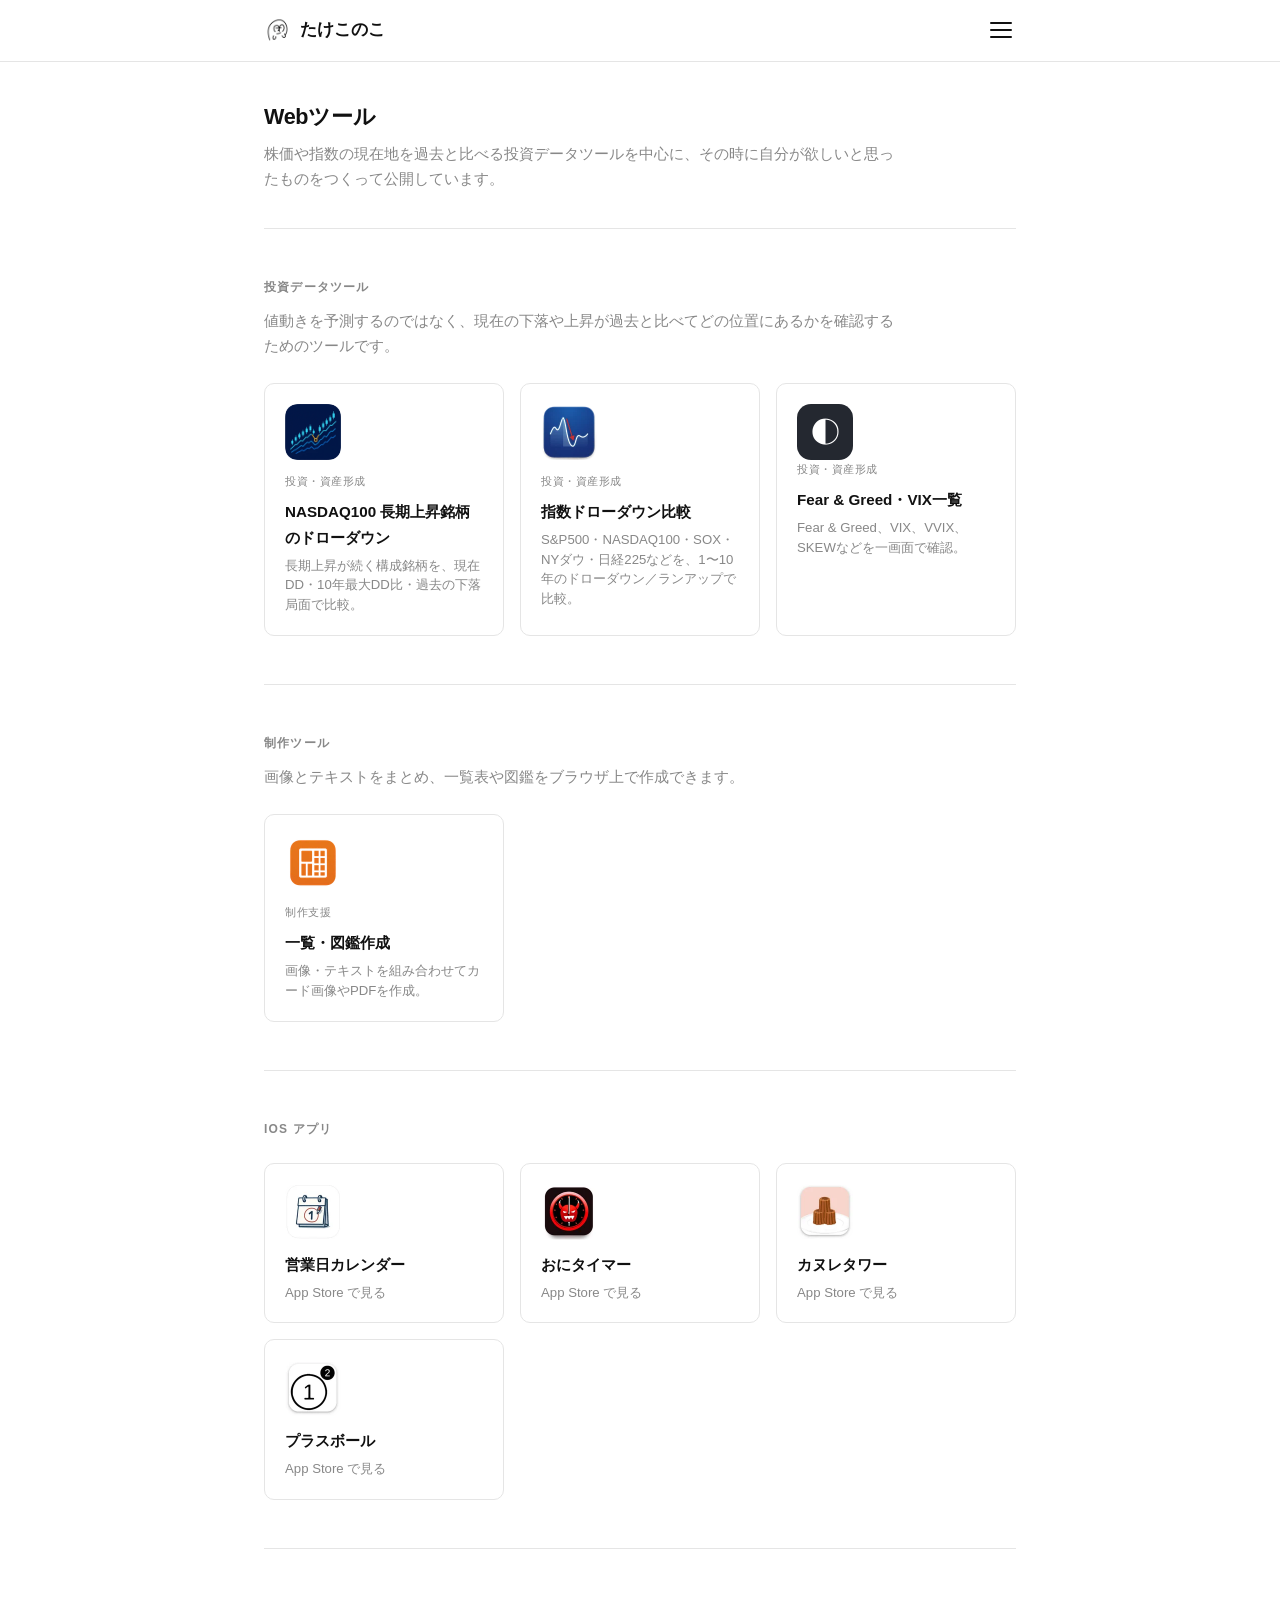
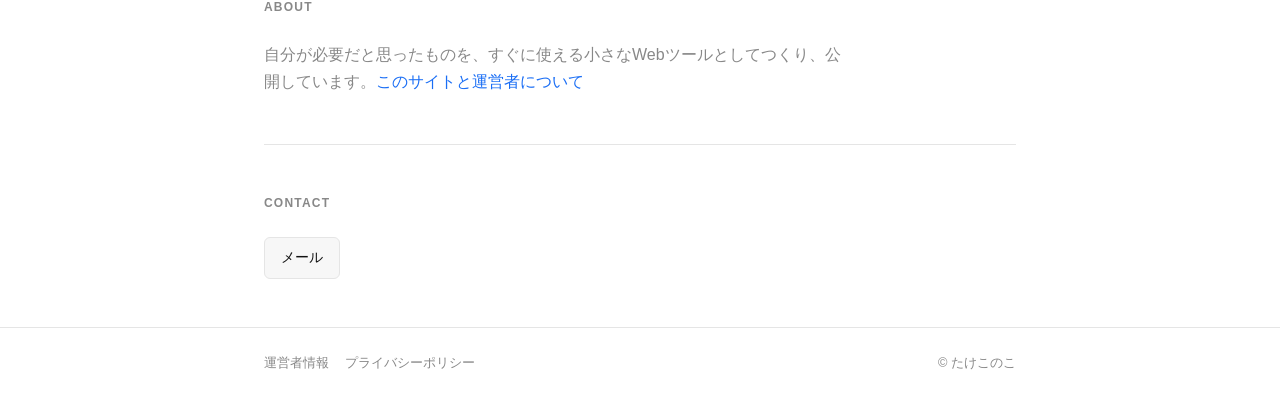
<file: index.html>
<!doctype html>
<html lang="ja">
<head>
<script async src="https://pagead2.googlesyndication.com/pagead/js/adsbygoogle.js?client=ca-pub-1517045180597994" crossorigin="anonymous"></script>
  <meta charset="utf-8">
  <meta name="viewport" content="width=device-width, initial-scale=1">
  <title>たけこのこ | 投資データ・制作Webツール</title>
  <meta name="description" content="株価や指数の現在地を過去と比べる投資データツール、画像と文章から一覧を作る制作ツールを無料で公開しています。登録・インストール不要で使えます。">
  <link rel="canonical" href="https://takekonoko.com/">

  <!-- Open Graph / Twitter -->
  <meta property="og:type" content="website">
  <meta property="og:title" content="たけこのこ">
  <meta property="og:description" content="自分が必要だと思った小さなWebツールを、登録不要で公開しています。">
  <meta property="og:url" content="https://takekonoko.com/">
  <meta property="og:image" content="https://takekonoko.com/logo.png">
  <meta property="og:site_name" content="たけこのこ">
  <meta name="twitter:card" content="summary">

  <!-- Google Analytics -->
  <script async src="https://www.googletagmanager.com/gtag/js?id=G-1ZTETB06G5"></script>
  <script>
    window.dataLayer = window.dataLayer || [];
    function gtag(){dataLayer.push(arguments);}
    gtag('js', new Date());
    gtag('config', 'G-1ZTETB06G5');
  </script>

  <link rel="icon" type="image/x-icon" href="/favicon.ico">
  <link rel="icon" type="image/png" sizes="32x32" href="/favicon-32x32.png">
  <link rel="apple-touch-icon" sizes="180x180" href="/apple-touch-icon.png">
  <link rel="stylesheet" href="style.css">
</head>
<body>

  <header class="site-header">
    <div class="container">
      <a href="#" class="site-name">
        <img src="/logo.png" alt="" class="site-logo">
        たけこのこ
      </a>
      <button class="nav-toggle" aria-expanded="false" aria-label="メニュー">
        <span></span><span></span><span></span>
      </button>
      <nav id="site-nav">
        <a href="#markets">投資ツール</a>
        <a href="#creative">制作ツール</a>
        <a href="#ios">iOSアプリ</a>
        <a href="./about.html">About</a>
        <a href="#contact">Contact</a>
      </nav>
    </div>
  </header>

  <main class="container">
    <section class="home-intro" aria-labelledby="home-title">
      <h1 id="home-title">Webツール</h1>
      <p>株価や指数の現在地を過去と比べる投資データツールを中心に、その時に自分が欲しいと思ったものをつくって公開しています。</p>
    </section>

    <section id="markets" class="section">
      <p class="section-title">投資データツール</p>
      <p class="section-lead">値動きを予測するのではなく、現在の下落や上昇が過去と比べてどの位置にあるかを確認するためのツールです。</p>
      <div class="card-grid" id="markets-grid"></div>
      <noscript>
        <ul>
          <li><a href="./apps/nasdaq100-drawdown/">NASDAQ100 長期上昇銘柄のドローダウン</a> — 長期上昇銘柄の現在DDを、10年最大DD比や過去の下落局面と比較。</li>
          <li><a href="./apps/ddchart/">指数ドローダウン比較</a> — S&P500・NASDAQ100・SOX・NYダウ・日経225などを1〜10年で比較。</li>
          <li><a href="./apps/market-sentiment/">Fear &amp; Greed・VIX一覧</a> — Fear &amp; Greed、VIX、VVIX、SKEWなどを一画面で確認。</li>
        </ul>
      </noscript>
    </section>

    <section id="creative" class="section">
      <p class="section-title">制作ツール</p>
      <p class="section-lead">画像とテキストをまとめ、一覧表や図鑑をブラウザ上で作成できます。</p>
      <div class="card-grid" id="creative-grid"></div>
      <noscript>
        <ul>
          <li><a href="./apps/cardmaker/">一覧・図鑑作成</a> — 画像・テキストを組み合わせてカード画像やPDFを作成。</li>
        </ul>
      </noscript>
    </section>

    <section id="ios" class="section">
      <p class="section-title">iOS アプリ</p>
      <div class="card-grid" id="ios-grid"></div>
      <noscript>
        <ul>
          <li><a href="https://apps.apple.com/jp/app/id6503641615">営業日カレンダー</a></li>
          <li><a href="https://apps.apple.com/jp/app/id6449638390">おにタイマー</a></li>
          <li><a href="https://apps.apple.com/app/id6448663499">カヌレタワー</a></li>
          <li><a href="https://apps.apple.com/app/id6447089713">プラスボール</a></li>
        </ul>
      </noscript>
    </section>

    <section id="about" class="section">
      <p class="section-title">About</p>
      <p class="about-text">自分が必要だと思ったものを、すぐに使える小さなWebツールとしてつくり、公開しています。<a href="./about.html">このサイトと運営者について</a></p>
    </section>

    <section id="contact" class="section">
      <p class="section-title">Contact</p>
      <div class="contact-links">
        <a class="contact-link" href="mailto:takeko.dev@gmail.com">メール</a>
      </div>
    </section>

  </main>

  <footer class="site-footer">
    <div class="container">
      <div class="footer-links"><a href="./about.html">運営者情報</a><a href="./privacy.html">プライバシーポリシー</a></div>
      <span>© たけこのこ</span>
    </div>
  </footer>

  <script>
    fetch('./data/apps.json', { cache: 'no-store' })
      .then(r => r.json())
      .then(data => {
        const renderCards = apps => apps.map(app => `
          <a class="card" href="${app.href}">
            ${app.image ? `<picture><source srcset="./images/${app.image}.webp" type="image/webp"><img class="card-icon" src="./images/${app.image}.png" alt="${app.title}"></picture>` : `<span class="card-symbol" aria-hidden="true">${app.icon || '◐'}</span>`}
            ${app.tag ? `<span class="card-tag">${app.tag}</span>` : ''}
            <h3>${app.title}</h3>
            <p>${app.description}</p>
          </a>`).join('');

        document.getElementById('markets-grid').innerHTML = renderCards(
          data.webapps.filter(app => app.tag === '投資・資産形成')
        );
        document.getElementById('creative-grid').innerHTML = renderCards(
          data.webapps.filter(app => app.tag !== '投資・資産形成')
        );

        document.getElementById('ios-grid').innerHTML = data.ios.map(app => `
          <a class="card" href="${app.href}" target="_blank" rel="noopener">
            ${app.image ? `<picture><source srcset="./images/${app.image}.webp" type="image/webp"><img class="card-icon" src="./images/${app.image}.png" alt="${app.title}"></picture>` : `<span class="card-symbol" aria-hidden="true">${app.icon || '◐'}</span>`}
            <h3>${app.title}</h3>
            <p>App Store で見る</p>
          </a>`).join('');
      });
  </script>

  <script>
    const toggle = document.querySelector('.nav-toggle');
    const nav = document.getElementById('site-nav');
    toggle.addEventListener('click', () => {
      const open = toggle.getAttribute('aria-expanded') === 'true';
      toggle.setAttribute('aria-expanded', !open);
      nav.classList.toggle('is-open', !open);
    });
    nav.querySelectorAll('a').forEach(a => {
      a.addEventListener('click', () => {
        toggle.setAttribute('aria-expanded', 'false');
        nav.classList.remove('is-open');
      });
    });
  </script>
</body>
</html>
</file>
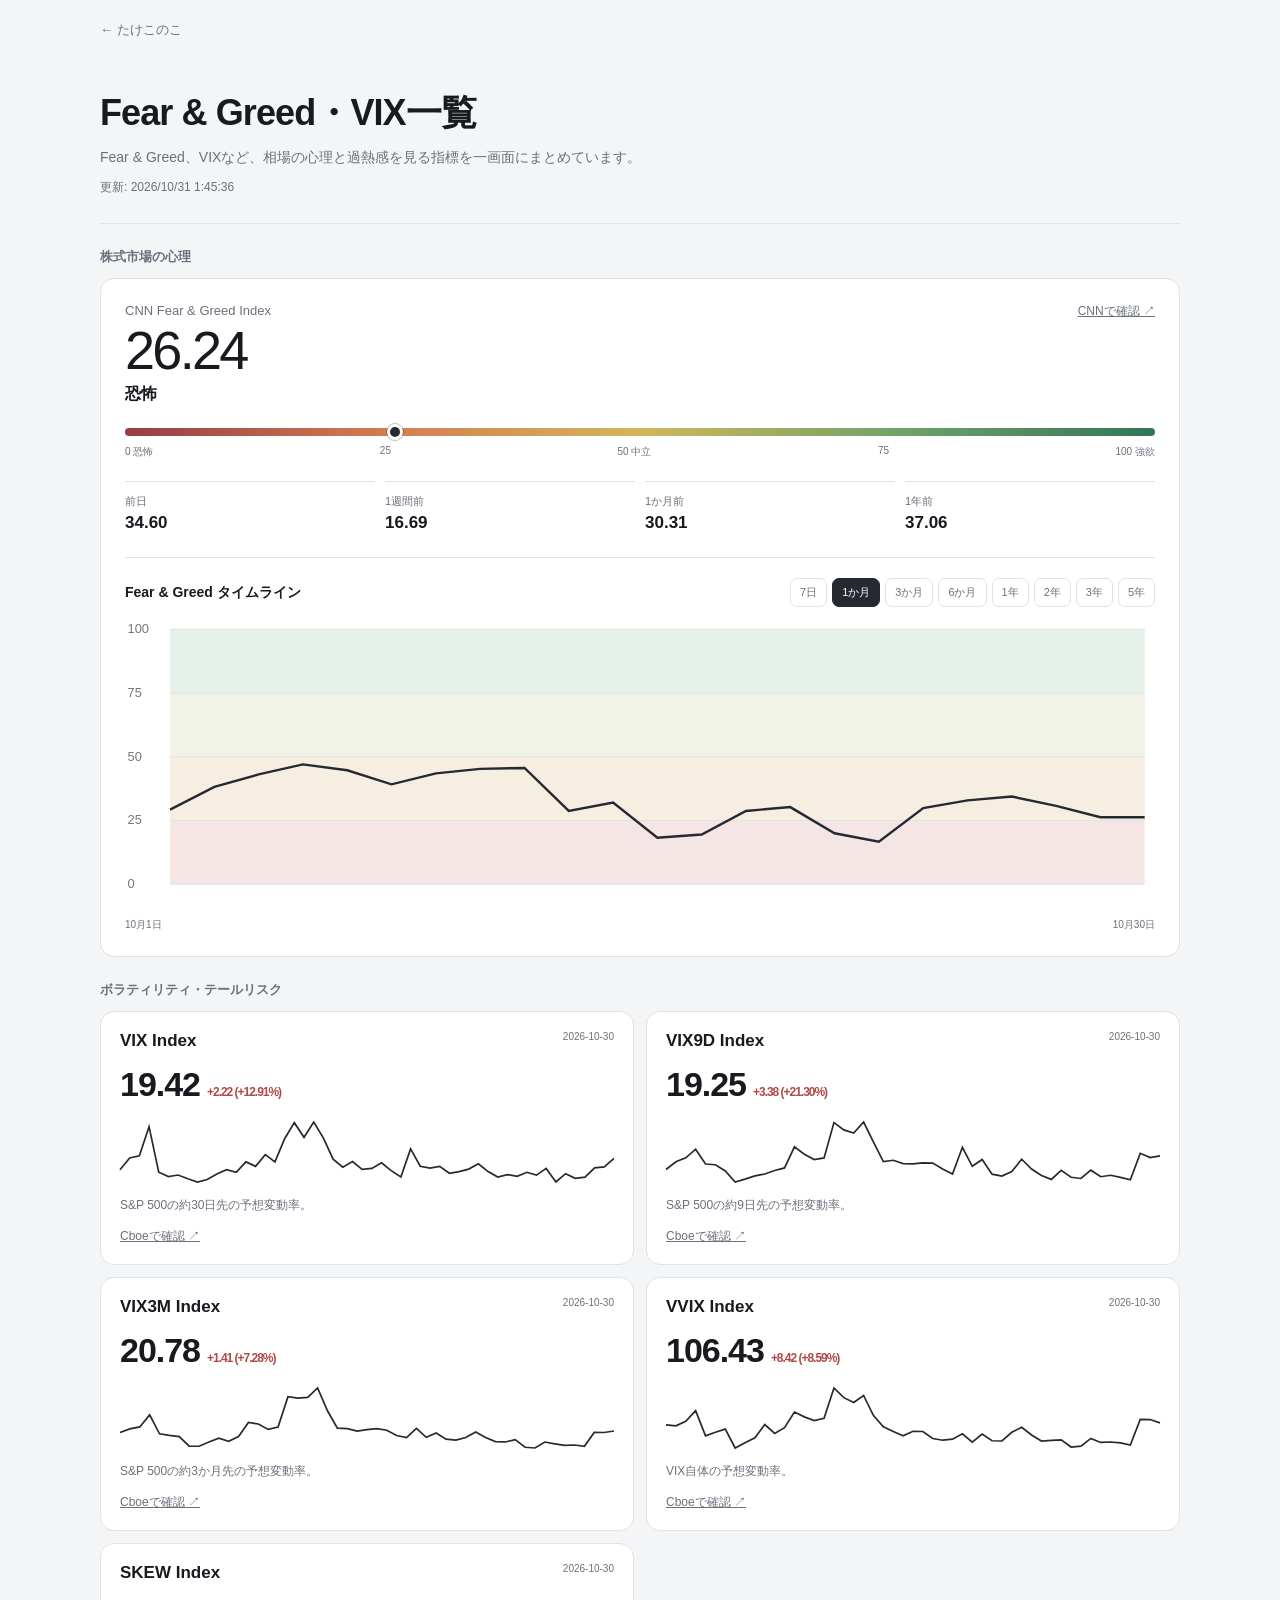
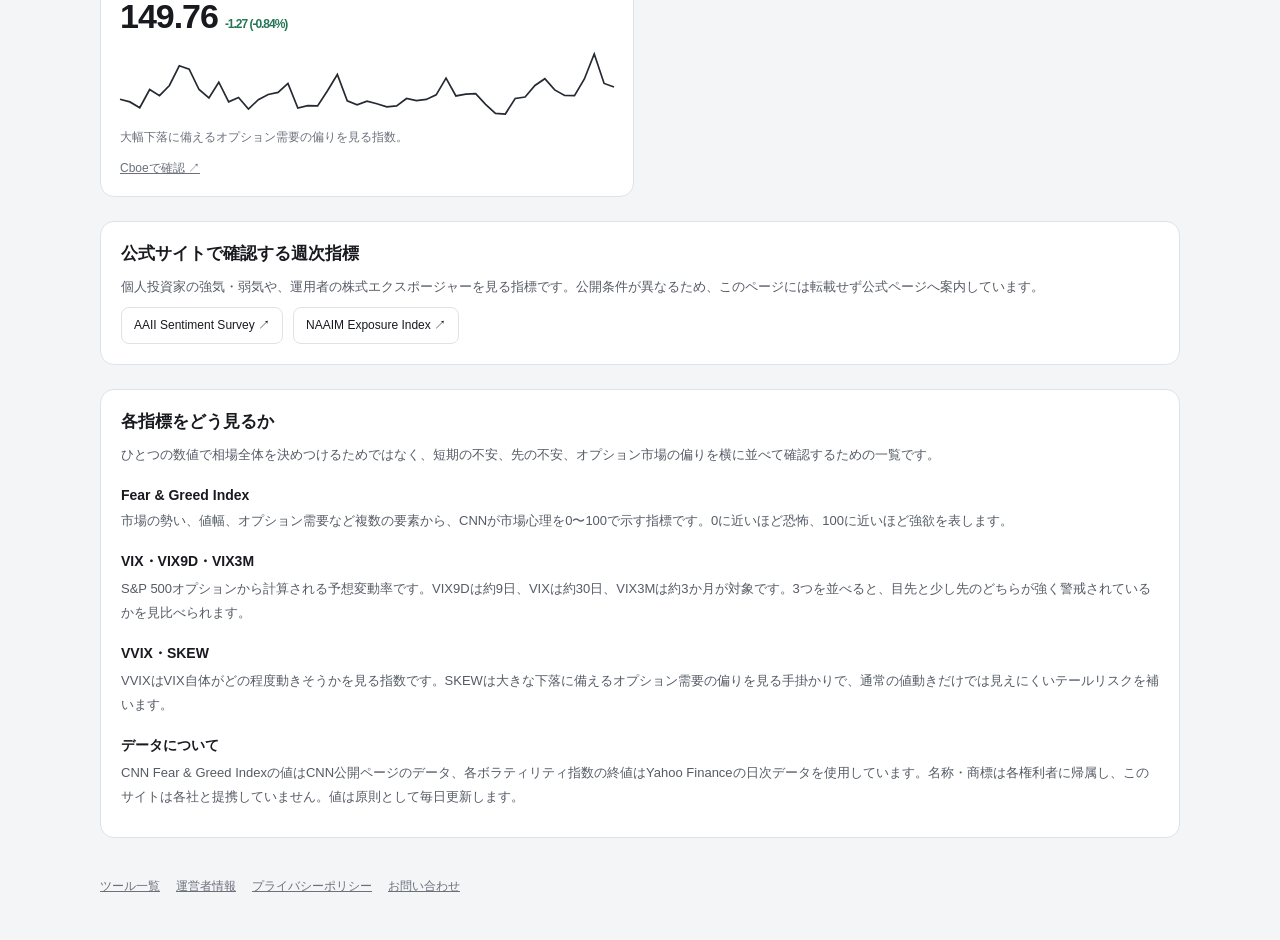
<file: apps/market-sentiment/index.html>
<!doctype html>
<html lang="ja">
<head>
<script async src="https://pagead2.googlesyndication.com/pagead/js/adsbygoogle.js?client=ca-pub-1517045180597994" crossorigin="anonymous"></script>
<meta charset="utf-8">
<meta name="viewport" content="width=device-width,initial-scale=1,viewport-fit=cover">
<title>Fear &amp; Greed・VIX一覧 | たけこのこ</title>
<meta name="description" content="CNN Fear & Greed Index、VIX、VIX9D、VIX3M、VVIX、SKEWを一画面で確認できる市場センチメント一覧です。">
<link rel="canonical" href="https://takekonoko.com/apps/market-sentiment/">
<meta property="og:type" content="website">
<meta property="og:title" content="Fear &amp; Greed・VIX一覧">
<meta property="og:description" content="Fear & Greedと主要なボラティリティ指数を一画面で確認。">
<meta property="og:url" content="https://takekonoko.com/apps/market-sentiment/">
<link rel="icon" type="image/x-icon" href="/favicon.ico">
<style>
:root{--bg:#f4f5f7;--card:#fff;--line:#dfe2e7;--text:#181a1f;--muted:#6b707b;--green:#257657;--red:#b04a48;--ink:#252a32}
*{box-sizing:border-box}html,body{margin:0;background:var(--bg);color:var(--text);font-family:-apple-system,BlinkMacSystemFont,"Segoe UI","Hiragino Sans","Yu Gothic UI",sans-serif}a{color:inherit}.wrap{width:min(1080px,calc(100% - 32px));margin:0 auto}.top{padding:20px 0 8px}.brand{font-size:13px;color:var(--muted);text-decoration:none}.brand:hover{text-decoration:underline}.head{padding:42px 0 26px;border-bottom:1px solid var(--line)}h1{margin:0 0 8px;font-size:clamp(25px,4vw,36px);letter-spacing:-.025em}.lead,.updated{margin:0;color:var(--muted);font-size:14px;line-height:1.7}.updated{margin-top:7px;font-size:12px}.section{margin:24px 0}.section-title{margin:0 0 12px;font-size:13px;color:var(--muted);font-weight:600}.fg-card,.metric-card,.note-box{background:var(--card);border:1px solid var(--line);border-radius:14px}.fg-card{padding:24px}.fg-top{display:flex;align-items:flex-start;justify-content:space-between;gap:20px}.eyebrow{font-size:13px;color:var(--muted);margin:0 0 5px}.fg-number{font-size:54px;font-variant-numeric:tabular-nums;letter-spacing:-.05em;line-height:1}.fg-rating{font-size:16px;font-weight:650;margin-top:7px}.source{font-size:12px;color:var(--muted)}.source:hover{color:var(--text)}.scale{height:8px;margin:23px 0 9px;border-radius:9px;background:linear-gradient(90deg,#963d45,#d47b51,#d2b65a,#71a369,#33755a);position:relative}.scale-dot{position:absolute;top:50%;width:16px;height:16px;border:3px solid #fff;border-radius:50%;background:var(--ink);box-shadow:0 0 0 1px rgba(0,0,0,.25);transform:translate(-50%,-50%)}.scale-labels{display:flex;justify-content:space-between;color:var(--muted);font-size:10px}.compare{display:grid;grid-template-columns:repeat(4,1fr);gap:10px;margin-top:22px}.compare div{padding-top:12px;border-top:1px solid var(--line)}.compare span{display:block;color:var(--muted);font-size:11px}.compare strong{display:block;margin-top:4px;font-size:17px;font-variant-numeric:tabular-nums}.metric-grid{display:grid;grid-template-columns:repeat(2,minmax(0,1fr));gap:12px}.metric-card{padding:19px;min-width:0}.metric-head{display:flex;justify-content:space-between;gap:12px}.metric-name{margin:0;font-size:17px}.metric-date{color:var(--muted);font-size:10px}.metric-value{margin-top:14px;font-size:34px;font-weight:650;font-variant-numeric:tabular-nums;letter-spacing:-.03em}.metric-change{font-size:12px;margin-left:7px}.up{color:var(--red)}.down{color:var(--green)}.spark{display:block;width:100%;height:70px;margin:12px 0 10px;overflow:visible}.spark path{fill:none;stroke:var(--ink);stroke-width:1.7;vector-effect:non-scaling-stroke}.metric-desc{margin:0 0 10px;color:var(--muted);font-size:12px;line-height:1.65}.note-box{padding:20px;margin-bottom:12px}.note-box h2{font-size:17px;margin:0 0 10px}.note-box h3{font-size:14px;margin:20px 0 6px}.note-box p,.note-box li{color:#555b65;font-size:13px;line-height:1.85}.note-box p{margin:0 0 8px}.official-links{display:flex;gap:10px;flex-wrap:wrap}.official-links a{display:inline-block;padding:9px 12px;border:1px solid var(--line);border-radius:8px;background:#fff;font-size:12px;text-decoration:none}.official-links a:hover{border-color:#9da3ad}.site-links{display:flex;gap:16px;flex-wrap:wrap;padding:28px 0 45px;color:var(--muted);font-size:12px}.error{padding:18px;background:#fff;border:1px solid #efb8b8;border-radius:12px;color:#8b3333}.timeline{margin-top:24px;padding-top:20px;border-top:1px solid var(--line)}.timeline-head{display:flex;align-items:center;justify-content:space-between;gap:12px;margin-bottom:12px}.timeline-title{margin:0;font-size:14px}.periods{display:flex;gap:5px;flex-wrap:wrap}.period-btn{border:1px solid var(--line);background:#fff;color:var(--muted);border-radius:7px;padding:6px 9px;font-size:11px;cursor:pointer}.period-btn.active{background:var(--ink);border-color:var(--ink);color:#fff}.timeline-chart{position:relative}.fg-chart{display:block;width:100%;height:auto;min-height:170px;touch-action:none}.fg-chart .grid{stroke:#dfe2e7;stroke-width:1;vector-effect:non-scaling-stroke}.fg-chart .line{fill:none;stroke:#252a32;stroke-width:2.4;vector-effect:non-scaling-stroke}.fg-chart .cursor{stroke:#777;stroke-width:1;stroke-dasharray:3 3;vector-effect:non-scaling-stroke}.fg-chart .dot{fill:#252a32;stroke:#fff;stroke-width:2;vector-effect:non-scaling-stroke}.fg-chart text{font-size:10px;fill:#777}.chart-tip{position:absolute;display:none;pointer-events:none;transform:translate(-50%,-115%);white-space:nowrap;background:#181a1f;color:#fff;border-radius:7px;padding:7px 9px;font-size:11px;line-height:1.5;box-shadow:0 4px 14px rgba(0,0,0,.18)}.timeline-range{display:flex;justify-content:space-between;color:var(--muted);font-size:10px;margin-top:3px}
@media(max-width:680px){.timeline-head{align-items:flex-start;flex-direction:column}.periods{width:100%}.period-btn{flex:1;padding:7px 4px}.wrap{width:min(100% - 24px,1080px)}.head{padding:28px 0 20px}.fg-card{padding:18px}.metric-grid{grid-template-columns:1fr}.compare{grid-template-columns:repeat(2,1fr)}.fg-number{font-size:46px}.scale-labels span:nth-child(2),.scale-labels span:nth-child(4){display:none}}
</style>
</head>
<body>
<header class="wrap top"><a class="brand" href="/">← たけこのこ</a></header>
<main class="wrap">
  <div class="head">
    <h1>Fear &amp; Greed・VIX一覧</h1>
    <p class="lead">Fear &amp; Greed、VIXなど、相場の心理と過熱感を見る指標を一画面にまとめています。</p>
    <p class="updated" id="updated">データを読み込み中…</p>
  </div>

  <section class="section" aria-labelledby="fg-title">
    <p class="section-title" id="fg-title">株式市場の心理</p>
    <div class="fg-card" id="fearGreed"></div>
  </section>

  <section class="section" aria-labelledby="vol-title">
    <p class="section-title" id="vol-title">ボラティリティ・テールリスク</p>
    <div class="metric-grid" id="metricGrid"></div>
  </section>

  <section class="section note-box" aria-labelledby="weekly-title">
    <h2 id="weekly-title">公式サイトで確認する週次指標</h2>
    <p>個人投資家の強気・弱気や、運用者の株式エクスポージャーを見る指標です。公開条件が異なるため、このページには転載せず公式ページへ案内しています。</p>
    <div class="official-links">
      <a href="https://www.aaii.com/sentimentsurvey" target="_blank" rel="noopener">AAII Sentiment Survey ↗</a>
      <a href="https://www.naaim.org/programs/naaim-exposure-index/" target="_blank" rel="noopener">NAAIM Exposure Index ↗</a>
    </div>
  </section>

  <section class="section note-box" aria-labelledby="how-title">
    <h2 id="how-title">各指標をどう見るか</h2>
    <p>ひとつの数値で相場全体を決めつけるためではなく、短期の不安、先の不安、オプション市場の偏りを横に並べて確認するための一覧です。</p>
    <h3>Fear &amp; Greed Index</h3>
    <p>市場の勢い、値幅、オプション需要など複数の要素から、CNNが市場心理を0〜100で示す指標です。0に近いほど恐怖、100に近いほど強欲を表します。</p>
    <h3>VIX・VIX9D・VIX3M</h3>
    <p>S&amp;P 500オプションから計算される予想変動率です。VIX9Dは約9日、VIXは約30日、VIX3Mは約3か月が対象です。3つを並べると、目先と少し先のどちらが強く警戒されているかを見比べられます。</p>
    <h3>VVIX・SKEW</h3>
    <p>VVIXはVIX自体がどの程度動きそうかを見る指数です。SKEWは大きな下落に備えるオプション需要の偏りを見る手掛かりで、通常の値動きだけでは見えにくいテールリスクを補います。</p>
    <h3>データについて</h3>
    <p>CNN Fear &amp; Greed Indexの値はCNN公開ページのデータ、各ボラティリティ指数の終値はYahoo Financeの日次データを使用しています。名称・商標は各権利者に帰属し、このサイトは各社と提携していません。値は原則として毎日更新します。</p>
  </section>

  <nav class="site-links" aria-label="サイト情報"><a href="/">ツール一覧</a><a href="/about.html">運営者情報</a><a href="/privacy.html">プライバシーポリシー</a><a href="mailto:takeko.dev@gmail.com">お問い合わせ</a></nav>
</main>
<script>
const descriptions={vix:'S&P 500の約30日先の予想変動率。',vix9d:'S&P 500の約9日先の予想変動率。',vix3m:'S&P 500の約3か月先の予想変動率。',vvix:'VIX自体の予想変動率。',skew:'大幅下落に備えるオプション需要の偏りを見る指数。'};
const ratingJa={extreme_fear:'極度の恐怖',fear:'恐怖',neutral:'中立',greed:'強欲',extreme_greed:'極度の強欲'};
const escapeHtml=value=>String(value??'').replace(/[&<>"']/g,c=>({'&':'&amp;','<':'&lt;','>':'&gt;','"':'&quot;',"'":'&#39;'}[c]));
function sparkline(records){
  const points=(records||[]).filter((_,i,a)=>i===a.length-1||i%5===0).map(r=>Number(r[1])).filter(Number.isFinite);
  if(points.length<2)return '';
  const min=Math.min(...points),max=Math.max(...points),range=max-min||1;
  const d=points.map((v,i)=>`${i?'L':'M'} ${(i/(points.length-1)*100).toFixed(2)} ${(66-(v-min)/range*60).toFixed(2)}`).join(' ');
  return `<svg class="spark" viewBox="0 0 100 70" preserveAspectRatio="none" aria-label="過去1年の推移"><path d="${d}"/></svg>`;
}
function num(value){return Number(value).toFixed(2).replace(/\.00$/,'')}
let fearHistory=[];
function timelineMarkup(){return `<div class="timeline"><div class="timeline-head"><h2 class="timeline-title">Fear &amp; Greed タイムライン</h2><div class="periods" aria-label="表示期間"><button class="period-btn" data-days="7">7日</button><button class="period-btn active" data-days="30">1か月</button><button class="period-btn" data-days="90">3か月</button><button class="period-btn" data-days="180">6か月</button><button class="period-btn" data-days="365">1年</button><button class="period-btn" data-days="730">2年</button><button class="period-btn" data-days="1095">3年</button><button class="period-btn" data-days="1825">5年</button></div></div><div class="timeline-chart" id="timelineChart"></div></div>`}
function drawTimeline(days){
  const all=fearHistory.map(row=>({...row,time:Date.parse(row.date)})).filter(row=>Number.isFinite(row.time)&&Number.isFinite(Number(row.score)));
  if(!all.length)return;
  const last=all.at(-1).time,cutoff=last-days*864e5;
  const rows=all.filter(row=>row.time>=cutoff),data=rows.length>1?rows:all.slice(-2);
  const w=800,h=230,left=35,right=8,top=8,bottom=24,plotW=w-left-right,plotH=h-top-bottom;
  const x=i=>left+(data.length===1?0:i/(data.length-1)*plotW),y=v=>top+(100-Math.max(0,Math.min(100,v)))/100*plotH;
  const points=data.map((row,i)=>`${x(i).toFixed(1)},${y(row.score).toFixed(1)}`).join(' ');
  const bands=[[75,100,'#e6f2e9'],[50,75,'#f0f3e5'],[25,50,'#f6efe1'],[0,25,'#f5e5e4']].map(([a,b,c])=>`<rect x="${left}" y="${y(b)}" width="${plotW}" height="${y(a)-y(b)}" fill="${c}"/>`).join('');
  const grids=[0,25,50,75,100].map(v=>`<line class="grid" x1="${left}" x2="${w-right}" y1="${y(v)}" y2="${y(v)}"/><text x="2" y="${y(v)+3}">${v}</text>`).join('');
  const dateOptions=days>=365?{year:'numeric',month:'short',day:'numeric'}:{month:'short',day:'numeric'};
  const firstDate=new Date(data[0].time).toLocaleDateString('ja-JP',dateOptions),lastDate=new Date(data.at(-1).time).toLocaleDateString('ja-JP',dateOptions);
  document.getElementById('timelineChart').innerHTML=`<svg class="fg-chart" viewBox="0 0 ${w} ${h}" role="img" aria-label="Fear and Greed Indexの推移">${bands}${grids}<polyline class="line" points="${points}"/><line class="cursor" y1="${top}" y2="${h-bottom}" visibility="hidden"/><circle class="dot" r="5" visibility="hidden"/><rect class="hit" x="${left}" y="${top}" width="${plotW}" height="${plotH}" fill="transparent"/></svg><div class="chart-tip"></div><div class="timeline-range"><span>${firstDate}</span><span>${lastDate}</span></div>`;
  const box=document.getElementById('timelineChart'),svg=box.querySelector('svg'),hit=box.querySelector('.hit'),cursor=box.querySelector('.cursor'),dot=box.querySelector('.dot'),tip=box.querySelector('.chart-tip');
  const show=event=>{const rect=svg.getBoundingClientRect(),px=Math.max(0,Math.min(plotW,(event.clientX-rect.left)/rect.width*w-left)),i=Math.round(px/plotW*(data.length-1)),row=data[i],cx=x(i),cy=y(row.score);cursor.setAttribute('x1',cx);cursor.setAttribute('x2',cx);cursor.setAttribute('visibility','visible');dot.setAttribute('cx',cx);dot.setAttribute('cy',cy);dot.setAttribute('visibility','visible');tip.style.display='block';tip.style.left=`${cx/w*100}%`;tip.style.top=`${cy/h*100}%`;tip.innerHTML=`${new Date(row.time).toLocaleDateString('ja-JP')}<br><b>${num(row.score)} / ${ratingJa[row.rating]||escapeHtml(row.rating)}</b>`};
  hit.addEventListener('pointermove',show);hit.addEventListener('pointerdown',show);hit.addEventListener('pointerleave',()=>{cursor.setAttribute('visibility','hidden');dot.setAttribute('visibility','hidden');tip.style.display='none'});
}
function setupTimeline(history){fearHistory=history||[];document.querySelectorAll('.period-btn').forEach(btn=>btn.addEventListener('click',()=>{document.querySelectorAll('.period-btn').forEach(x=>x.classList.toggle('active',x===btn));drawTimeline(Number(btn.dataset.days))}));drawTimeline(30)}
function render(data){
  const fg=data.fearAndGreed;
  const score=Math.max(0,Math.min(100,Number(fg.score)));
  document.getElementById('updated').textContent=`更新: ${new Date(data.generatedAt).toLocaleString('ja-JP')}`;
  document.getElementById('fearGreed').innerHTML=`
    <div class="fg-top"><div><p class="eyebrow">CNN Fear & Greed Index</p><div class="fg-number">${num(score)}</div><div class="fg-rating">${ratingJa[fg.rating]||escapeHtml(fg.rating)}</div></div><a class="source" href="${fg.official}" target="_blank" rel="noopener">CNNで確認 ↗</a></div>
    <div class="scale"><span class="scale-dot" style="left:${score}%"></span></div><div class="scale-labels"><span>0 恐怖</span><span>25</span><span>50 中立</span><span>75</span><span>100 強欲</span></div>
    <div class="compare"><div><span>前日</span><strong>${num(fg.previousClose)}</strong></div><div><span>1週間前</span><strong>${num(fg.previousWeek)}</strong></div><div><span>1か月前</span><strong>${num(fg.previousMonth)}</strong></div><div><span>1年前</span><strong>${num(fg.previousYear)}</strong></div></div>${timelineMarkup()}`;
  setupTimeline(fg.history);
  document.getElementById('metricGrid').innerHTML=data.volatility.map(item=>{
    const change=Number(item.change),cls=change>0?'up':change<0?'down':'';
    return `<article class="metric-card"><div class="metric-head"><h2 class="metric-name">${escapeHtml(item.label)}</h2><span class="metric-date">${escapeHtml(item.date)}</span></div><div class="metric-value">${num(item.value)}<span class="metric-change ${cls}">${change>0?'+':''}${num(change)} (${change>0?'+':''}${num(item.changePercent)}%)</span></div>${sparkline(item.records)}<p class="metric-desc">${descriptions[item.id]||''}</p><a class="source" href="${item.official}" target="_blank" rel="noopener">Cboeで確認 ↗</a></article>`;
  }).join('');
}
fetch('./data/summary.json').then(r=>{if(!r.ok)throw new Error(r.status);return r.json()}).then(render).catch(()=>{document.getElementById('updated').textContent='データを取得できませんでした。';document.getElementById('fearGreed').innerHTML='<div class="error">しばらくしてから再読み込みしてください。</div>'});
</script>
</body>
</html>
</file>
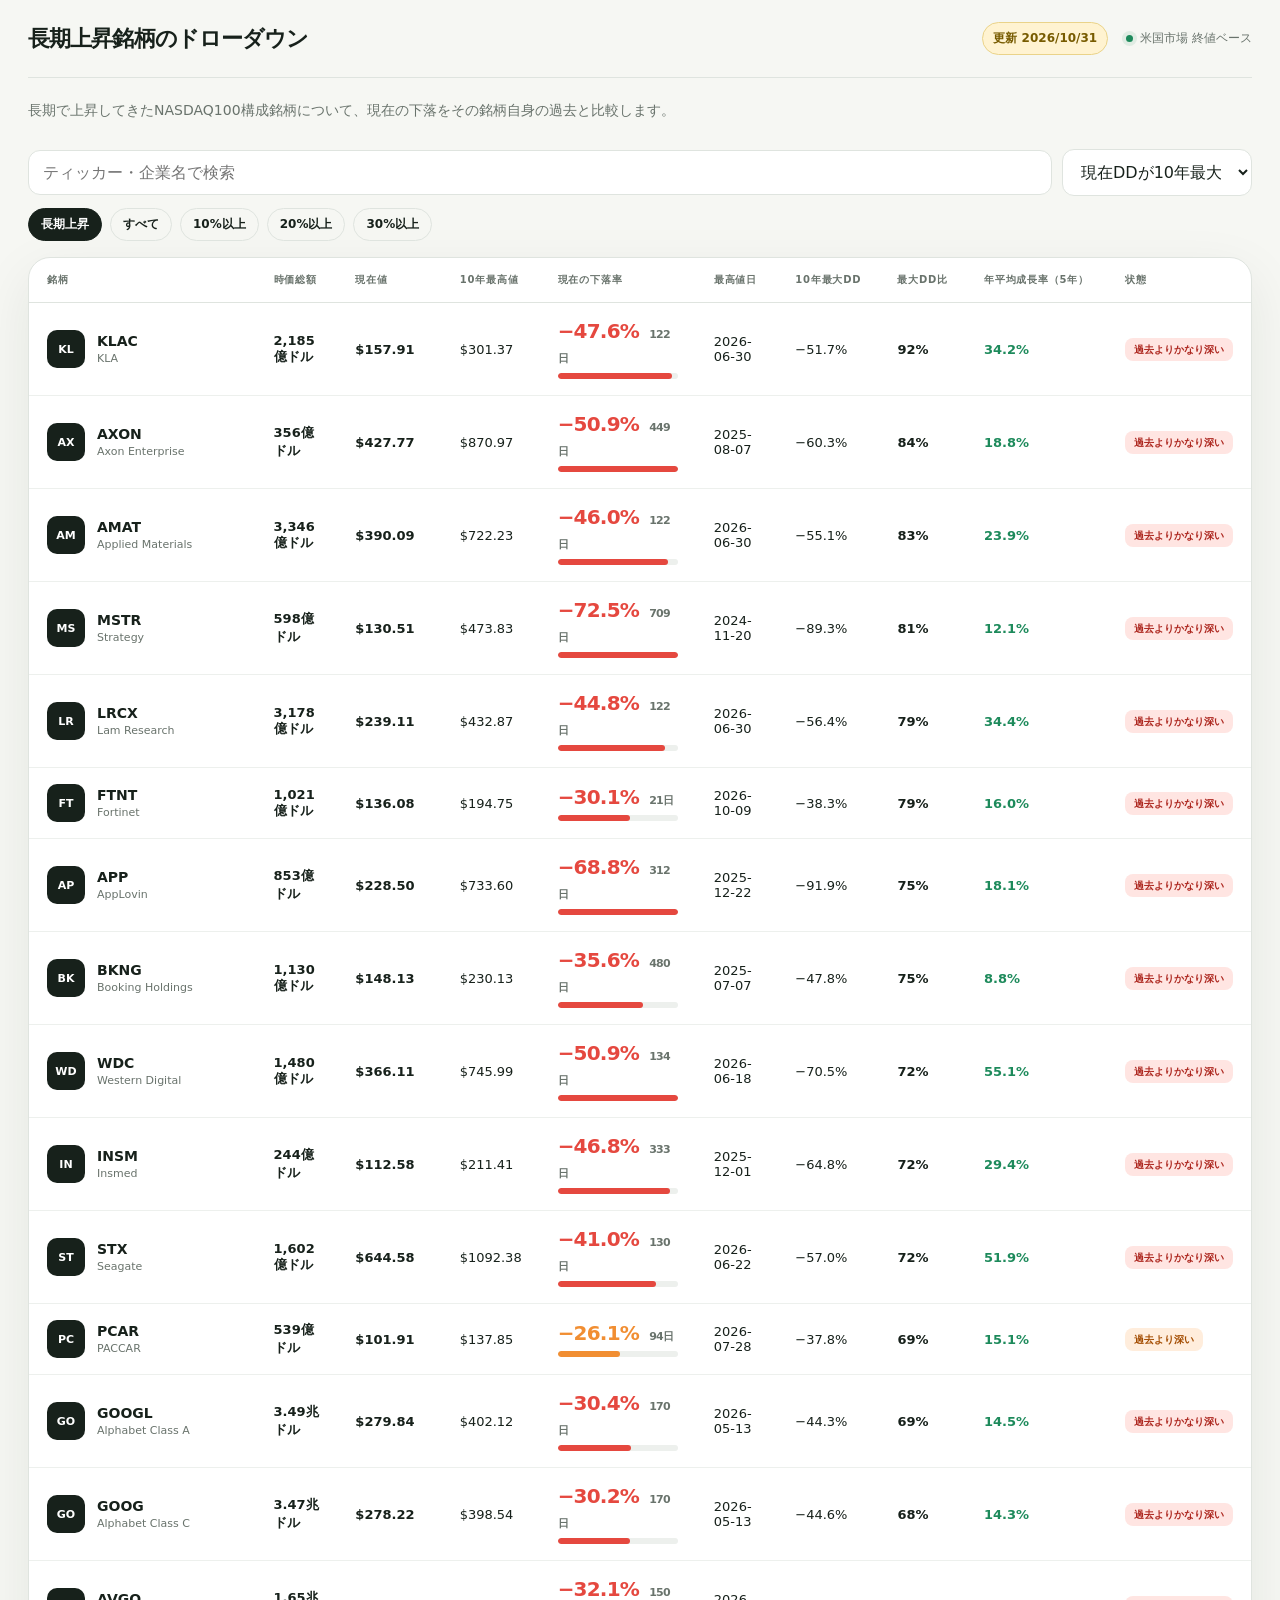
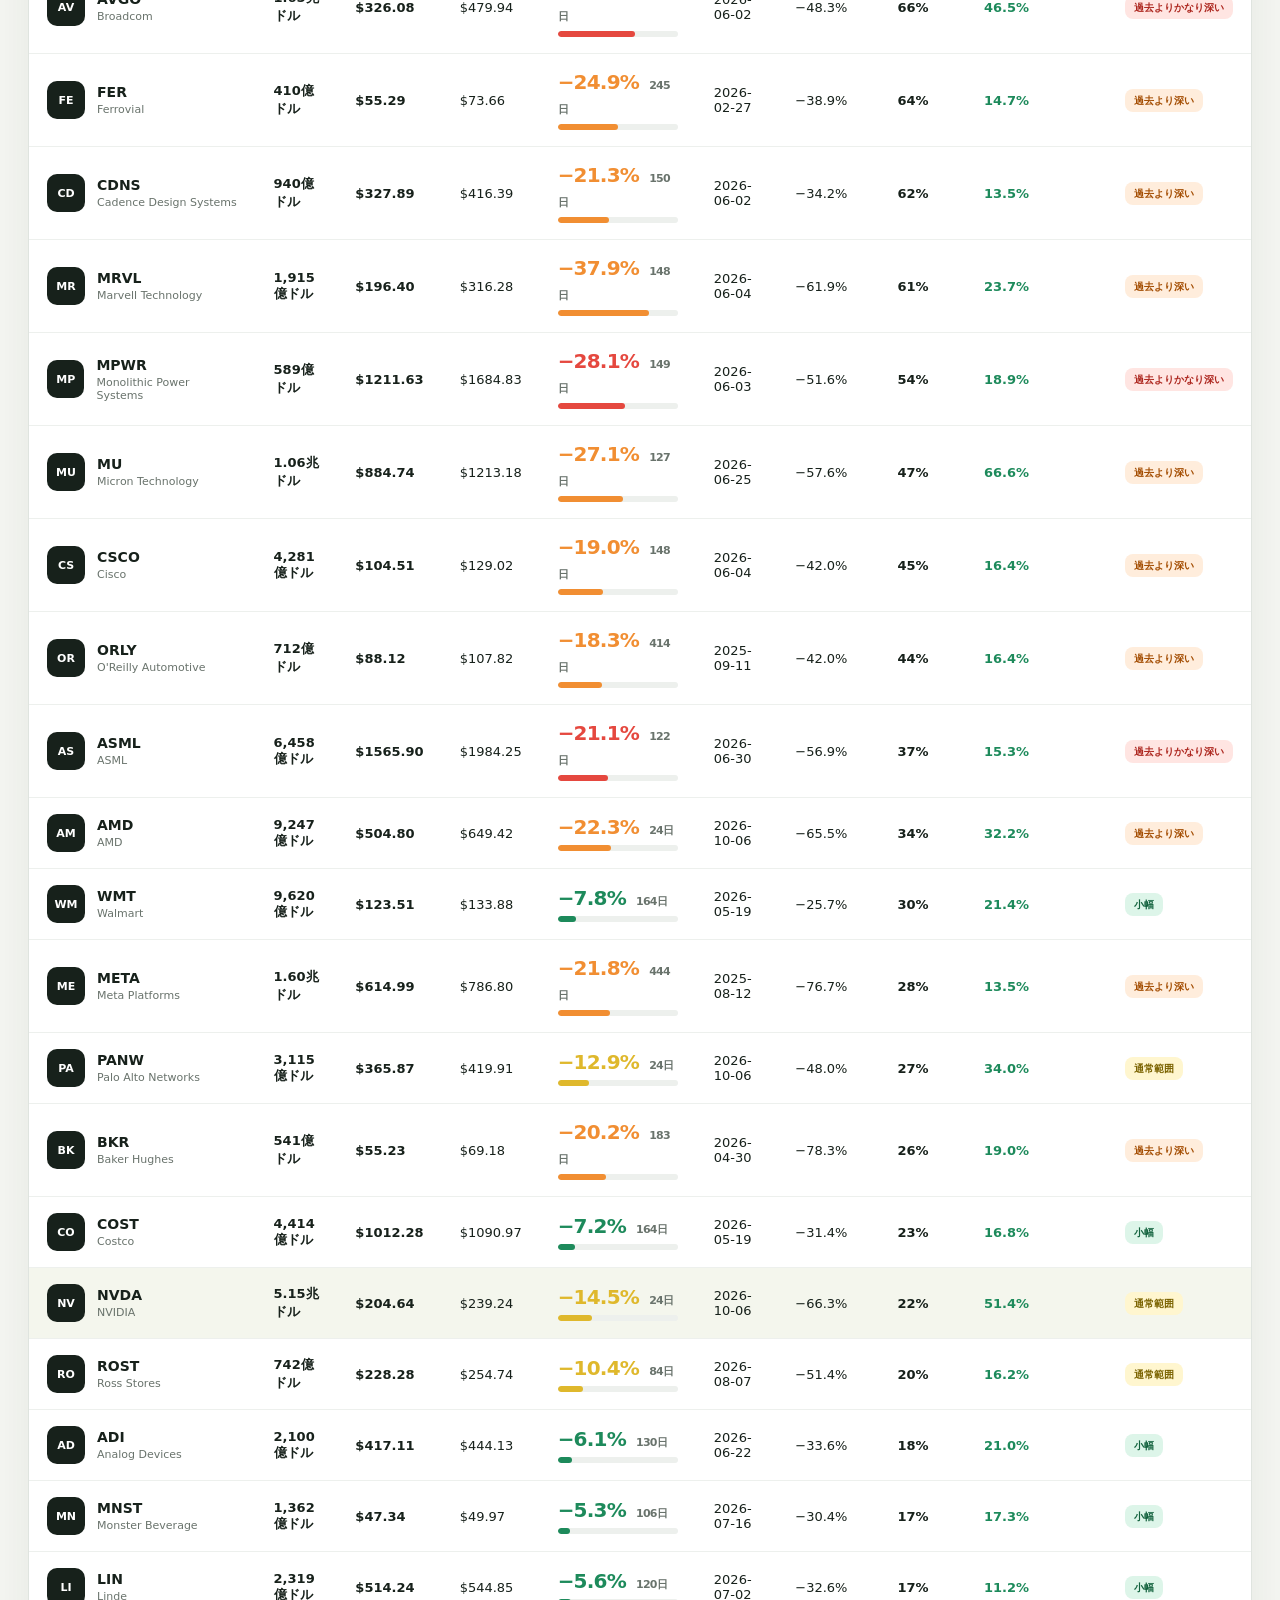
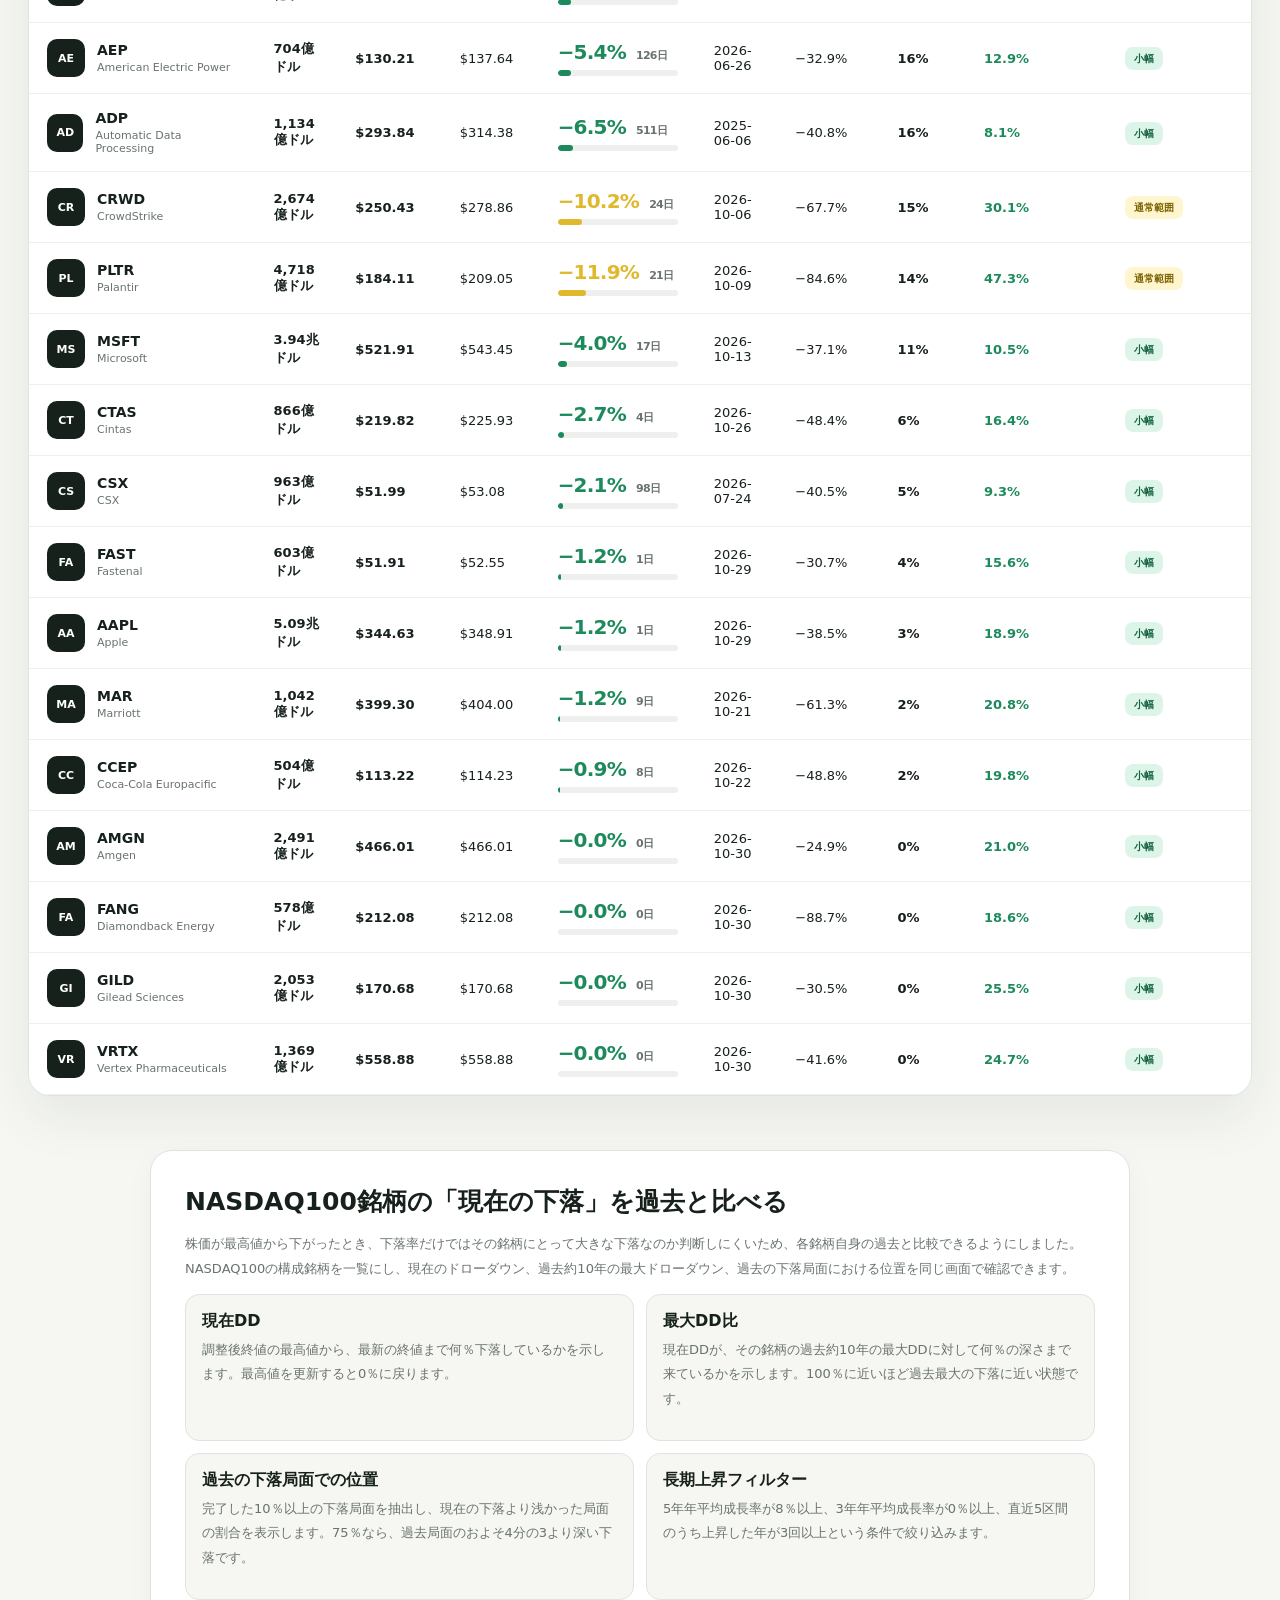
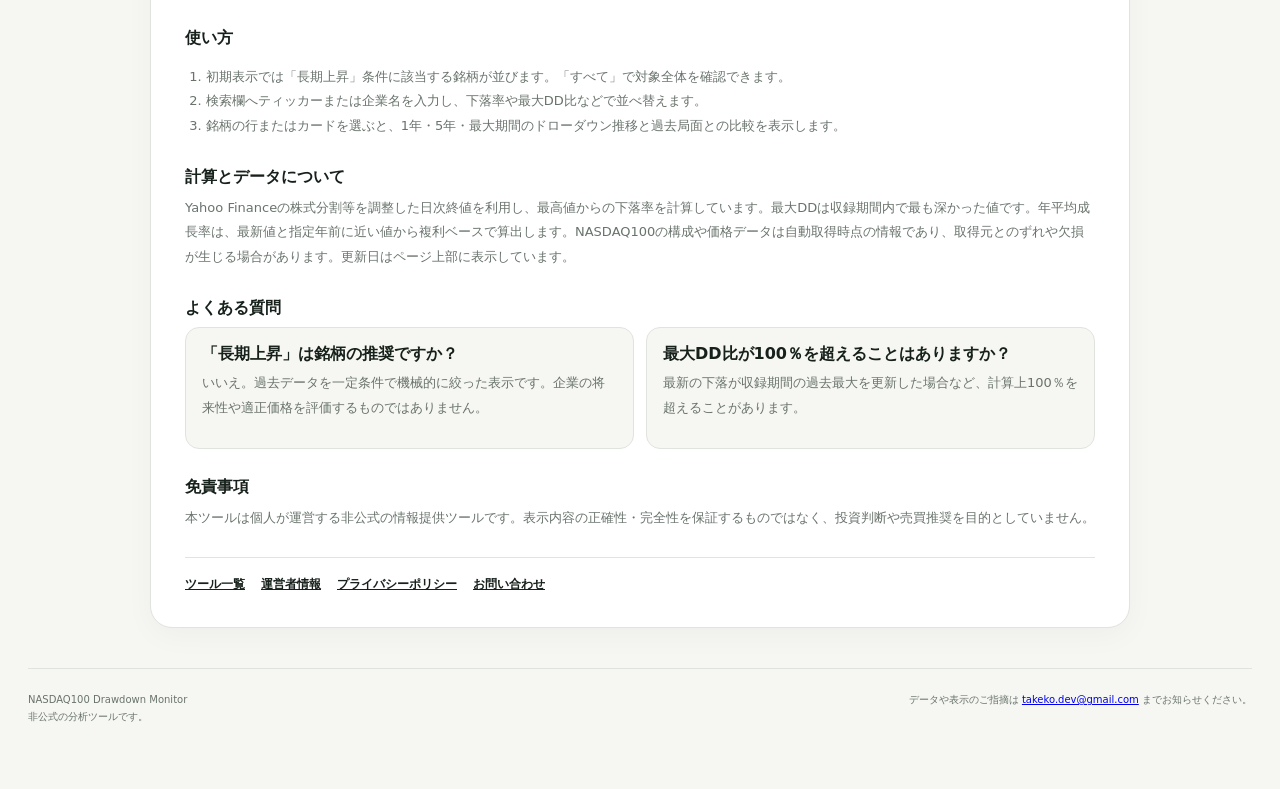
<file: apps/nasdaq100-drawdown/index.html>
<!doctype html>
<html lang="ja">
<head>
<script async src="https://pagead2.googlesyndication.com/pagead/js/adsbygoogle.js?client=ca-pub-1517045180597994" crossorigin="anonymous"></script>
  <meta charset="utf-8">
  <meta name="viewport" content="width=device-width, initial-scale=1">
  <title>NASDAQ100 長期上昇銘柄のドローダウン</title>
  <meta name="description" content="NASDAQ100構成銘柄の現在の下落率を、10年最大ドローダウンや過去の下落局面と比較する無料ツールです。">
  <link rel="canonical" href="https://takekonoko.com/apps/nasdaq100-drawdown/">
  <meta property="og:type" content="website">
  <meta property="og:title" content="NASDAQ100 長期上昇銘柄のドローダウン">
  <meta property="og:description" content="NASDAQ100構成銘柄の現在の下落を、10年最大DDや過去の下落局面と比較します。">
  <meta property="og:url" content="https://takekonoko.com/apps/nasdaq100-drawdown/">
  <meta property="og:image" content="https://takekonoko.com/images/nasdaq100-drawdown.png">
  <meta name="twitter:card" content="summary">
  <link rel="icon" type="image/x-icon" href="/favicon.ico">
  <link rel="icon" type="image/png" sizes="32x32" href="/favicon-32x32.png">
  <link rel="apple-touch-icon" sizes="180x180" href="/apple-touch-icon.png">
  <style>
    :root{
      --ink:#17211b;--muted:#69736c;--line:#dfe4df;--paper:#f6f7f3;--card:#fff;
      --acid:#d9ff43;--red:#e5483f;--orange:#f18e32;--yellow:#dfb82c;--green:#1d8a5b;
      --shadow:0 18px 55px rgba(23,33,27,.08);--radius:18px;
    }
    *{box-sizing:border-box}
    body{margin:0;background:var(--paper);color:var(--ink);font-family:Inter,"Noto Sans JP","Yu Gothic UI",system-ui,sans-serif;font-variant-numeric:tabular-nums}
    button,input,select{font:inherit;color:inherit}
    button{cursor:pointer}
    .shell{max-width:1440px;margin:auto;padding:0 28px 64px}
    header{height:78px;display:flex;align-items:center;justify-content:space-between;border-bottom:1px solid var(--line)}
    .brand{display:flex;align-items:center;gap:12px;font-weight:900;letter-spacing:-.04em;font-size:22px}
    .brand-mark{width:40px;height:40px;background:var(--ink);color:var(--acid);display:grid;place-items:center;border-radius:12px;font-size:15px;letter-spacing:-.05em}
    .header-meta{display:flex;align-items:center;gap:18px;color:var(--muted);font-size:12px}
    .demo-badge{background:#fff3d1;color:#775b00;border:1px solid #ead389;padding:7px 10px;border-radius:999px;font-weight:700}
    .pulse{display:inline-block;width:7px;height:7px;border-radius:50%;background:var(--green);margin-right:7px;box-shadow:0 0 0 4px rgba(29,138,91,.1)}
    .hero{padding:48px 0 28px;display:grid;grid-template-columns:1.5fr .7fr;gap:30px;align-items:end}
    .eyebrow{font-size:12px;font-weight:800;letter-spacing:.18em;text-transform:uppercase;color:var(--muted);margin-bottom:12px}
    h1{font-size:clamp(38px,5vw,72px);line-height:.98;letter-spacing:-.065em;margin:0;max-width:850px}
    h1 span{position:relative;white-space:nowrap}
    h1 span:after{content:"";position:absolute;height:12px;background:var(--acid);left:-3px;right:-3px;bottom:6px;z-index:-1;transform:rotate(-1deg)}
    .hero-copy{color:var(--muted);font-size:14px;line-height:1.8;max-width:400px;margin:0 0 3px auto}
    .stats{display:grid;grid-template-columns:repeat(4,1fr);gap:12px;margin:22px 0 16px}
    .stat{background:var(--card);border:1px solid var(--line);border-radius:var(--radius);padding:20px;box-shadow:0 8px 30px rgba(23,33,27,.035)}
    .stat-label{font-size:12px;color:var(--muted);font-weight:700;margin-bottom:12px}
    .stat-value{font-size:32px;font-weight:900;letter-spacing:-.05em}
    .stat-sub{font-size:11px;color:var(--muted);margin-top:5px}
    .toolbar{display:flex;gap:10px;align-items:center;margin:26px 0 12px}
    .search{flex:1;position:relative}
    .search input,.toolbar select{width:100%;background:var(--card);border:1px solid var(--line);border-radius:12px;padding:12px 14px;outline:none}
    .search input:focus,.toolbar select:focus{border-color:#88948c;box-shadow:0 0 0 3px rgba(23,33,27,.06)}
    .toolbar select{width:190px}
    .filter-row{display:flex;gap:8px;flex-wrap:wrap;margin-bottom:16px}
    .chip{border:1px solid var(--line);background:transparent;border-radius:999px;padding:7px 12px;font-size:12px;font-weight:700}
    .chip.active{background:var(--ink);border-color:var(--ink);color:white}
    .panel{background:var(--card);border:1px solid var(--line);border-radius:22px;overflow:hidden;box-shadow:var(--shadow)}
    table{border-collapse:collapse;width:100%}
    th{text-align:left;color:var(--muted);font-size:10px;letter-spacing:.08em;text-transform:uppercase;padding:15px 18px;border-bottom:1px solid var(--line);white-space:nowrap}
    td{padding:16px 18px;border-bottom:1px solid #edf0ed;font-size:13px}
    tbody tr{transition:.18s;background:#fff}
    tbody tr:hover,tbody tr.selected{background:#f4f6ed}
    tbody tr{cursor:pointer}
    .company{display:flex;align-items:center;gap:12px;min-width:190px}
    .ticker-icon{width:38px;height:38px;border-radius:10px;background:var(--ink);color:white;display:grid;place-items:center;font-size:11px;font-weight:900}
    .ticker{font-weight:900;font-size:14px}.name{color:var(--muted);font-size:11px;margin-top:3px}
    .dd{font-size:20px;font-weight:900;letter-spacing:-.04em}.dd small{font-size:11px;color:var(--muted);font-weight:600;margin-left:4px}
    .bar{height:6px;background:#edf0ed;border-radius:10px;width:120px;overflow:hidden;margin-top:6px}.bar i{display:block;height:100%;border-radius:10px}
    .status{padding:6px 9px;border-radius:8px;font-size:10px;font-weight:900;white-space:nowrap}
    .s-red{background:#ffe5e2;color:#ad271f}.s-orange{background:#ffeddc;color:#a34c00}.s-yellow{background:#fff6cf;color:#7b6300}.s-green{background:#ddf5e9;color:#14633f}
    .detail{padding:24px;display:none;grid-template-columns:1.45fr .85fr;gap:24px;position:fixed;z-index:1001;inset:5vh 5vw;max-width:1180px;margin:auto;overflow:auto;box-shadow:0 24px 80px rgba(0,0,0,.3)}.detail.open{display:grid}.modal-backdrop{display:none;position:fixed;z-index:1000;inset:0;background:rgba(20,28,24,.55)}.modal-backdrop.open{display:block}.modal-close{position:absolute;right:14px;top:12px;border:1px solid var(--line);background:#fff;border-radius:50%;width:38px;height:38px;font-size:22px;cursor:pointer}
    .detail-head{display:flex;align-items:flex-start;justify-content:space-between;margin-bottom:20px;gap:16px}
    .detail h2{font-size:27px;letter-spacing:-.04em;margin:0}.detail h2 small{display:block;color:var(--muted);font-size:12px;font-weight:500;letter-spacing:0;margin-top:5px}
    .periods{display:flex;gap:4px;background:#f0f2ee;padding:4px;border-radius:10px}
    .periods button{border:0;background:transparent;border-radius:7px;font-size:11px;padding:7px 9px;font-weight:700}
    .periods button.active{background:#fff;box-shadow:0 2px 8px rgba(0,0,0,.08)}
    .chart-wrap{height:290px;position:relative}
    canvas{width:100%;height:100%;display:block}
    .legend{display:flex;gap:16px;color:var(--muted);font-size:10px;margin-top:10px}.legend i{display:inline-block;width:16px;height:3px;vertical-align:middle;margin-right:6px}
    .side-title{font-size:11px;letter-spacing:.12em;text-transform:uppercase;color:var(--muted);font-weight:800;margin-bottom:12px}
    .now-card{background:var(--ink);color:white;border-radius:16px;padding:20px;margin-bottom:18px;position:relative;overflow:hidden}
    .now-card:after{content:"";position:absolute;width:100px;height:100px;border-radius:50%;background:var(--acid);right:-55px;top:-55px;opacity:.9}
    .now-label{color:#aeb8b1;font-size:11px}.now-number{font-size:46px;font-weight:900;letter-spacing:-.06em;margin:4px 0}.now-text{font-size:12px;color:#ccd3ce;line-height:1.6}
    .range{margin:15px 0}.range-top{display:flex;justify-content:space-between;font-size:11px;margin-bottom:7px}.range-top b{font-size:12px}
    .range-line{height:8px;background:#edf0ed;border-radius:10px;overflow:hidden}.range-line i{display:block;height:100%;background:var(--ink);border-radius:10px}
    .scenario{display:grid;grid-template-columns:1fr auto;gap:5px 12px;padding:12px 0;border-top:1px solid var(--line);font-size:12px}.scenario span{color:var(--muted)}.scenario strong{font-size:14px}.scenario small{grid-column:1/3;color:var(--muted)}
    .note{font-size:11px;line-height:1.7;color:var(--muted);border-left:3px solid var(--acid);padding-left:10px;margin-top:16px}
    footer{display:flex;justify-content:space-between;gap:30px;border-top:1px solid var(--line);margin-top:40px;padding-top:22px;color:var(--muted);font-size:10px;line-height:1.7}
    .mobile-cards{display:none}
    .guide{max-width:980px;margin:54px auto 0;padding:34px;background:#fff;border:1px solid var(--line);border-radius:22px;box-shadow:0 8px 30px rgba(23,33,27,.035)}
    .guide h2{font-size:25px;margin:0 0 14px}.guide h3{font-size:16px;margin:28px 0 8px}.guide p,.guide li{font-size:13px;line-height:1.9;color:var(--muted)}.guide p{margin:0 0 12px}.guide ul,.guide ol{padding-left:1.3rem}.guide-grid{display:grid;grid-template-columns:repeat(2,minmax(0,1fr));gap:12px}.guide-box{background:var(--paper);border:1px solid var(--line);border-radius:14px;padding:16px}.guide-box h3{margin:0 0 6px}.site-links{display:flex;gap:16px;flex-wrap:wrap;margin-top:26px;padding-top:18px;border-top:1px solid var(--line)}.site-links a{color:var(--ink);font-size:12px;font-weight:700}
    @media(max-width:900px){.hero{grid-template-columns:1fr}.hero-copy{margin:0}.stats{grid-template-columns:repeat(2,1fr)}.detail{grid-template-columns:1fr}.table-wrap{overflow:auto}.header-meta span:not(.demo-badge){display:none}}
    @media(max-width:600px){.guide{padding:22px}.guide-grid{grid-template-columns:1fr}.shell{padding:0 15px 40px}header{height:66px}.hero{padding:34px 0 18px}h1{font-size:43px}.stats{gap:8px}.stat{padding:15px}.stat-value{font-size:25px}.toolbar{display:grid;grid-template-columns:1fr 130px}.toolbar select{width:100%}.panel.table-panel{display:none}.mobile-cards{display:grid;gap:9px}.stock-card{background:white;border:1px solid var(--line);border-radius:14px;padding:14px;display:grid;grid-template-columns:1fr auto;gap:12px}.stock-card .company{min-width:0}.detail{padding:16px}.detail-head{display:block}.periods{margin-top:12px;width:max-content}.chart-wrap{height:230px}footer{display:block}.hero-copy{font-size:13px}}
  </style>
</head>
<body>
  <div class="shell">
    <header>
      <h1 class="brand">長期上昇銘柄のドローダウン</h1>
      <div class="header-meta"><span class="demo-badge">Yahoo Finance</span><span><i class="pulse"></i>米国市場 終値ベース</span></div>
    </header>

    <main>
      <p class="hero-copy" style="margin:20px 0 16px;max-width:none">長期で上昇してきたNASDAQ100構成銘柄について、現在の下落をその銘柄自身の過去と比較します。</p>
<div class="toolbar">
        <label class="search"><input id="search" type="search" placeholder="ティッカー・企業名で検索" aria-label="銘柄検索"></label>
        <select id="sort" aria-label="並べ替え"><option value="maxratio" selected>現在DDが10年最大DDに近い順</option><option value="dd">現在の下落率が深い順</option><option value="ticker">ティッカー順</option><option value="marketcap">時価総額が大きい順</option><option value="ath">最高値が新しい順</option><option value="max">10年最大DDが深い順</option><option value="trend">年平均成長率（5年）順</option></select>
      </div>
      <div class="filter-row" aria-label="下落率フィルター">
        <button class="chip active" data-filter="quality">長期上昇</button><button class="chip" data-filter="all">すべて</button><button class="chip" data-filter="10">10%以上</button><button class="chip" data-filter="20">20%以上</button><button class="chip" data-filter="30">30%以上</button>
      </div>

      <section class="panel table-panel"><div class="table-wrap"><table>
        <thead><tr><th>銘柄</th><th>時価総額</th><th>現在値</th><th>10年最高値</th><th>現在の下落率</th><th>最高値日</th><th>10年最大DD</th><th>最大DD比</th><th>年平均成長率（5年）</th><th>状態</th></tr></thead>
        <tbody id="stockRows"></tbody>
      </table></div></section>
      <section class="mobile-cards" id="stockCards"></section>

      <div class="modal-backdrop" id="modalBackdrop"></div><section class="panel detail" id="detail"><button class="modal-close" id="modalClose" aria-label="閉じる">×</button>
        <div>
          <div class="detail-head"><h2 id="detailTitle">NVDA <small>NVIDIA</small></h2><div class="periods"><button data-period="1Y">1年</button><button data-period="5Y" class="active">5年</button><button data-period="MAX">最大</button></div></div>
          <div class="chart-wrap"><canvas id="chart" aria-label="最高値からの下落率チャート"></canvas></div>
          <div class="legend"><span><i style="background:#17211b"></i>ドローダウン</span><span><i style="background:#d9ff43"></i>現在</span><span><i style="background:#e5483f"></i>−20%ライン</span></div>
        </div>
        <aside>
          <div class="side-title">現在地</div>
          <div class="now-card"><div class="now-label">最高値終値から</div><div class="now-number" id="nowNumber">−18.6%</div><div class="now-text" id="nowText">過去の完了した10%以上の下落局面のうち、深さの順位は42%の位置です。</div></div>
          <div class="range"><div class="range-top"><span>過去の下落局面での位置</span><b id="percentileText">42 percentile</b></div><div class="range-line"><i id="percentileBar" style="width:42%"></i></div></div>
          <div class="side-title" style="margin-top:24px">過去を参考にした水準</div>
          <div id="scenarios"></div>
          <p class="note">下落率は株式分割調整済みの日次終値から計算する想定です。過去の値動きは、将来の下落幅や回復を保証しません。</p>
        </aside>
      </section>

      <section class="guide" aria-labelledby="nas-guide-title">
        <h2 id="nas-guide-title">NASDAQ100銘柄の「現在の下落」を過去と比べる</h2>
        <p>株価が最高値から下がったとき、下落率だけではその銘柄にとって大きな下落なのか判断しにくいため、各銘柄自身の過去と比較できるようにしました。NASDAQ100の構成銘柄を一覧にし、現在のドローダウン、過去約10年の最大ドローダウン、過去の下落局面における位置を同じ画面で確認できます。</p>

        <div class="guide-grid">
          <div class="guide-box"><h3>現在DD</h3><p>調整後終値の最高値から、最新の終値まで何％下落しているかを示します。最高値を更新すると0％に戻ります。</p></div>
          <div class="guide-box"><h3>最大DD比</h3><p>現在DDが、その銘柄の過去約10年の最大DDに対して何％の深さまで来ているかを示します。100％に近いほど過去最大の下落に近い状態です。</p></div>
          <div class="guide-box"><h3>過去の下落局面での位置</h3><p>完了した10％以上の下落局面を抽出し、現在の下落より浅かった局面の割合を表示します。75％なら、過去局面のおよそ4分の3より深い下落です。</p></div>
          <div class="guide-box"><h3>長期上昇フィルター</h3><p>5年年平均成長率が8％以上、3年年平均成長率が0％以上、直近5区間のうち上昇した年が3回以上という条件で絞り込みます。</p></div>
        </div>

        <h3>使い方</h3>
        <ol>
          <li>初期表示では「長期上昇」条件に該当する銘柄が並びます。「すべて」で対象全体を確認できます。</li>
          <li>検索欄へティッカーまたは企業名を入力し、下落率や最大DD比などで並べ替えます。</li>
          <li>銘柄の行またはカードを選ぶと、1年・5年・最大期間のドローダウン推移と過去局面との比較を表示します。</li>
        </ol>

        <h3>計算とデータについて</h3>
        <p>Yahoo Financeの株式分割等を調整した日次終値を利用し、最高値からの下落率を計算しています。最大DDは収録期間内で最も深かった値です。年平均成長率は、最新値と指定年前に近い値から複利ベースで算出します。NASDAQ100の構成や価格データは自動取得時点の情報であり、取得元とのずれや欠損が生じる場合があります。更新日はページ上部に表示しています。</p>

        <h3>よくある質問</h3>
        <div class="guide-grid">
          <div class="guide-box"><h3>「長期上昇」は銘柄の推奨ですか？</h3><p>いいえ。過去データを一定条件で機械的に絞った表示です。企業の将来性や適正価格を評価するものではありません。</p></div>
          <div class="guide-box"><h3>最大DD比が100％を超えることはありますか？</h3><p>最新の下落が収録期間の過去最大を更新した場合など、計算上100％を超えることがあります。</p></div>
        </div>

        <h3>免責事項</h3>
        <p>本ツールは個人が運営する非公式の情報提供ツールです。表示内容の正確性・完全性を保証するものではなく、投資判断や売買推奨を目的としていません。</p>
        <nav class="site-links" aria-label="サイト情報"><a href="/">ツール一覧</a><a href="/about.html">運営者情報</a><a href="/privacy.html">プライバシーポリシー</a><a href="mailto:takeko.dev@gmail.com">お問い合わせ</a></nav>
      </section>
    </main>

    <footer><span>NASDAQ100 Drawdown Monitor<br>非公式の分析ツールです。</span><span>データや表示のご指摘は <a href="mailto:takeko.dev@gmail.com">takeko.dev@gmail.com</a> までお知らせください。</span></footer>
  </div>

  <script>
  let stocks=[];
  let selected='NVDA',filter='quality',period='5Y';
  const colors={green:'#1d8a5b',yellow:'#dfb82c',orange:'#f18e32',red:'#e5483f'};
  const tone=d=>d>=30?'red':d>=20?'orange':d>=10?'yellow':'green';
  const stateLabel=s=>s.dd<10?'小幅':s.p>=75?'過去よりかなり深い':s.p>=50?'過去より深い':'通常範囲';
  const stateTone=s=>s.dd<10?'green':s.p>=75?'red':s.p>=50?'orange':'yellow';
  const yen=n=>'$'+n.toFixed(2);
  const marketCap=n=>!Number.isFinite(n)?'—':n>=1e12?(n/1e12).toFixed(2)+'兆ドル':Math.round(n/1e8).toLocaleString('ja-JP')+'億ドル';
  const pointAt=(records,time)=>records.find(r=>Date.parse(r[0])>=time);
  const cagr=(records,years)=>{const end=records.at(-1),cut=Date.parse(end[0])-years*365.25*864e5,start=pointAt(records,cut);if(!start||Date.parse(start[0])-cut>60*864e5)return NaN;return (Math.pow(end[1]/start[1],1/years)-1)*100};
  const upYears=records=>{const end=records.at(-1),t=Date.parse(end[0]);let n=0;for(let y=0;y<5;y++){const newer=pointAt(records,t-y*365.25*864e5),older=pointAt(records,t-(y+1)*365.25*864e5);if(newer&&older&&newer[1]>older[1])n++}return n};
  const episodes=records=>{const depths=[];let trough=0,inEpisode=false;for(const r of records){const dd=r[2];if(dd<-.01){inEpisode=true;trough=Math.min(trough,dd)}else if(inEpisode){if(trough<=-10)depths.push(Math.abs(trough));trough=0;inEpisode=false}}return depths.sort((a,b)=>a-b)};
  const quantile=(values,q)=>values.length?values[Math.min(values.length-1,Math.floor((values.length-1)*q))]:0;
  const episodePercentile=(records,current)=>{const e=episodes(records);return e.length?Math.round(e.filter(x=>x<=Math.abs(current)).length/e.length*100):0};
  function visible(){
    const q=document.querySelector('#search').value.toLowerCase();
    const min=filter==='all'||filter==='quality'?0:Number(filter);
    const key=document.querySelector('#sort').value;
    return stocks.filter(s=>(filter!=='quality'||s.quality)&&s.dd>=min&&(s.ticker.toLowerCase().includes(q)||s.name.toLowerCase().includes(q))).sort((a,b)=>key==='ticker'?a.ticker.localeCompare(b.ticker):key==='marketcap'?(b.marketCap||0)-(a.marketCap||0):key==='ath'?b.date.localeCompare(a.date):key==='max'?b.max-a.max:key==='trend'?b.cagr5-a.cagr5:key==='maxratio'?b.maxRatio-a.maxRatio:b.dd-a.dd);
  }
  function renderList(){
    const list=visible();
    document.querySelector('#stockRows').innerHTML=list.map(s=>`<tr data-id="${s.ticker}" class="${selected===s.ticker?'selected':''}"><td><div class="company"><span class="ticker-icon">${s.ticker.slice(0,2)}</span><span><div class="ticker">${s.ticker}</div><div class="name">${s.name}</div></span></div></td><td><b>${marketCap(s.marketCap)}</b></td><td><b>${yen(s.price)}</b></td><td>${yen(s.ath)}</td><td><div class="dd" style="color:${colors[stateTone(s)]}">−${s.dd.toFixed(1)}% <small>${s.days}日</small></div><div class="bar"><i style="width:${Math.min(s.dd*2,100)}%;background:${colors[stateTone(s)]}"></i></div></td><td>${s.date}</td><td>−${s.max.toFixed(1)}%</td><td><b>${s.maxRatio.toFixed(0)}%</b></td><td><b style="color:${s.cagr5>=0?'#1d8a5b':'#e5483f'}">${Number.isFinite(s.cagr5)?s.cagr5.toFixed(1)+'%':'—'}</b></td><td><span class="status s-${stateTone(s)}">${stateLabel(s)}</span></td></tr>`).join('');
    document.querySelector('#stockCards').innerHTML=list.map(s=>`<article class="stock-card" data-id="${s.ticker}"><div class="company"><span class="ticker-icon">${s.ticker.slice(0,2)}</span><span><div class="ticker">${s.ticker}</div><div class="name">${s.name}</div><small>${marketCap(s.marketCap)}</small></span></div><div style="text-align:right"><div class="dd" style="color:${colors[stateTone(s)]}">−${s.dd.toFixed(1)}%</div><span class="status s-${stateTone(s)}">${stateLabel(s)}</span></div></article>`).join('')||'<p>該当する銘柄はありません。</p>';
    document.querySelectorAll('[data-id]').forEach(el=>el.onclick=()=>{selected=el.dataset.id;renderList();renderDetail();document.querySelector('#detail').classList.add('open');document.querySelector('#modalBackdrop').classList.add('open');document.body.style.overflow='hidden'});
  }
  function drawChart(s){
    const c=document.querySelector('#chart'),ctx=c.getContext('2d'),r=c.getBoundingClientRect(),dpr=devicePixelRatio||1;c.width=r.width*dpr;c.height=r.height*dpr;ctx.scale(dpr,dpr);
    const W=r.width,H=r.height,pad={l:38,r:10,t:12,b:26};ctx.clearRect(0,0,W,H);
    const cutoff=period==='1Y'?Date.now()-366*864e5:period==='5Y'?Date.now()-5*366*864e5:0;
    const rows=s.records.filter(r=>Date.parse(r[0])>=cutoff),data=rows.map(r=>r[2]),points=data.length;
    const maxY=Math.max(40,Math.ceil(Math.abs(Math.min(...data))/20)*20);
    ctx.font='10px system-ui';ctx.fillStyle='#89928c';ctx.textAlign='right';ctx.textBaseline='middle';
    [0,-20,-40,-60,-80,-100].filter(v=>-v<=maxY).forEach(v=>{const y=pad.t+(-v/maxY)*(H-pad.t-pad.b);ctx.beginPath();ctx.strokeStyle=v===-20?'rgba(229,72,63,.55)':'#e5e9e5';ctx.setLineDash(v===-20?[5,5]:[]);ctx.moveTo(pad.l,y);ctx.lineTo(W-pad.r,y);ctx.stroke();ctx.fillText(v+'%',pad.l-7,y)});ctx.setLineDash([]);
    const x=i=>pad.l+i/(points-1)*(W-pad.l-pad.r),y=v=>pad.t+(-v/maxY)*(H-pad.t-pad.b);
    ctx.beginPath();data.forEach((v,i)=>i?ctx.lineTo(x(i),y(v)):ctx.moveTo(x(i),y(v)));ctx.lineTo(x(points-1),y(0));ctx.lineTo(x(0),y(0));ctx.closePath();const grad=ctx.createLinearGradient(0,pad.t,0,H-pad.b);grad.addColorStop(0,'rgba(23,33,27,.04)');grad.addColorStop(1,'rgba(23,33,27,.22)');ctx.fillStyle=grad;ctx.fill();
    ctx.beginPath();data.forEach((v,i)=>i?ctx.lineTo(x(i),y(v)):ctx.moveTo(x(i),y(v)));ctx.strokeStyle='#17211b';ctx.lineWidth=2.2;ctx.stroke();
    ctx.beginPath();ctx.arc(x(points-1),y(-s.dd),5,0,Math.PI*2);ctx.fillStyle='#d9ff43';ctx.fill();ctx.lineWidth=3;ctx.strokeStyle='#17211b';ctx.stroke();
    ctx.textAlign='left';ctx.textBaseline='top';ctx.fillStyle='#89928c';ctx.fillText(period==='1Y'?'1年前':period==='5Y'?'5年前':'上場',pad.l,H-17);ctx.textAlign='right';ctx.fillText('現在',W-pad.r,H-17);
  }
  function renderDetail(){
    const s=stocks.find(x=>x.ticker===selected);document.querySelector('#detailTitle').innerHTML=`${s.ticker} <small>${s.name}</small>`;document.querySelector('#nowNumber').textContent=`−${s.dd.toFixed(1)}%`;document.querySelector('#nowText').textContent=`現在DDは10年最大DDの${s.maxRatio.toFixed(0)}%。完了した10%以上の下落局面との比較では${s.p}%地点です。`;document.querySelector('#percentileText').textContent=`${s.p}%`;document.querySelector('#percentileBar').style.width=s.p+'%';
    const med=quantile(s.episodeDepths,.5),q75=quantile(s.episodeDepths,.75),price=x=>s.ath*(1-x/100);document.querySelector('#scenarios').innerHTML=`<div class="scenario"><span>過去中央値</span><strong>−${med.toFixed(1)}%</strong><small>最高値基準の価格 ${yen(price(med))}</small></div><div class="scenario"><span>過去75%水準</span><strong>−${q75.toFixed(1)}%</strong><small>最高値基準の価格 ${yen(price(q75))}</small></div><div class="scenario"><span>過去最大</span><strong>−${s.max.toFixed(1)}%</strong><small>過去10年で経験した最大下落</small></div>`;requestAnimationFrame(()=>drawChart(s));
  }
  document.querySelector('#search').addEventListener('input',renderList);document.querySelector('#sort').addEventListener('change',renderList);
  document.querySelectorAll('.chip').forEach(b=>b.onclick=()=>{document.querySelectorAll('.chip').forEach(x=>x.classList.remove('active'));b.classList.add('active');filter=b.dataset.filter;renderList()});
  const closeModal=()=>{document.querySelector('#detail').classList.remove('open');document.querySelector('#modalBackdrop').classList.remove('open');document.body.style.overflow=''};document.querySelector('#modalClose').onclick=closeModal;document.querySelector('#modalBackdrop').onclick=closeModal;addEventListener('keydown',e=>{if(e.key==='Escape')closeModal()});
  document.querySelectorAll('.periods button').forEach(b=>b.onclick=()=>{const closeModal=()=>{document.querySelector('#detail').classList.remove('open');document.querySelector('#modalBackdrop').classList.remove('open');document.body.style.overflow=''};document.querySelector('#modalClose').onclick=closeModal;document.querySelector('#modalBackdrop').onclick=closeModal;addEventListener('keydown',e=>{if(e.key==='Escape')closeModal()});
  document.querySelectorAll('.periods button').forEach(x=>x.classList.remove('active'));b.classList.add('active');period=b.dataset.period;renderDetail()});
  addEventListener('resize',()=>stocks.length&&renderDetail()); fetch('./data/summary.json').then(r=>r.json()).then(p=>{stocks=p.stocks.map(s=>({ticker:s.symbol,name:s.name,marketCap:s.marketCap,price:s.price,ath:s.peak,dd:Math.abs(s.drawdown),date:s.peakDate,max:Math.abs(s.maxDrawdown),p:episodePercentile(s.records,s.drawdown),days:Math.max(0,Math.round((Date.parse(s.date)-Date.parse(s.peakDate))/864e5)),records:s.records,episodeDepths:episodes(s.records),cagr5:cagr(s.records,5),cagr3:cagr(s.records,3),upYears:upYears(s.records),maxRatio:Math.abs(s.drawdown/s.maxDrawdown)*100,quality:Number.isFinite(cagr(s.records,5))&&cagr(s.records,5)>=8&&cagr(s.records,3)>=0&&upYears(s.records)>=3}));const quality=stocks.filter(s=>s.quality),qualitySorted=[...quality].sort((a,b)=>a.dd-b.dd);selected=stocks.find(s=>s.ticker==='NVDA')?'NVDA':stocks[0].ticker;document.querySelector('.demo-badge').textContent='更新 '+new Date(p.generatedAt).toLocaleDateString('ja-JP');renderList();renderDetail()}).catch(e=>alert('データを取得できません: '+e.message));
  </script>
</body>
</html>
</file>
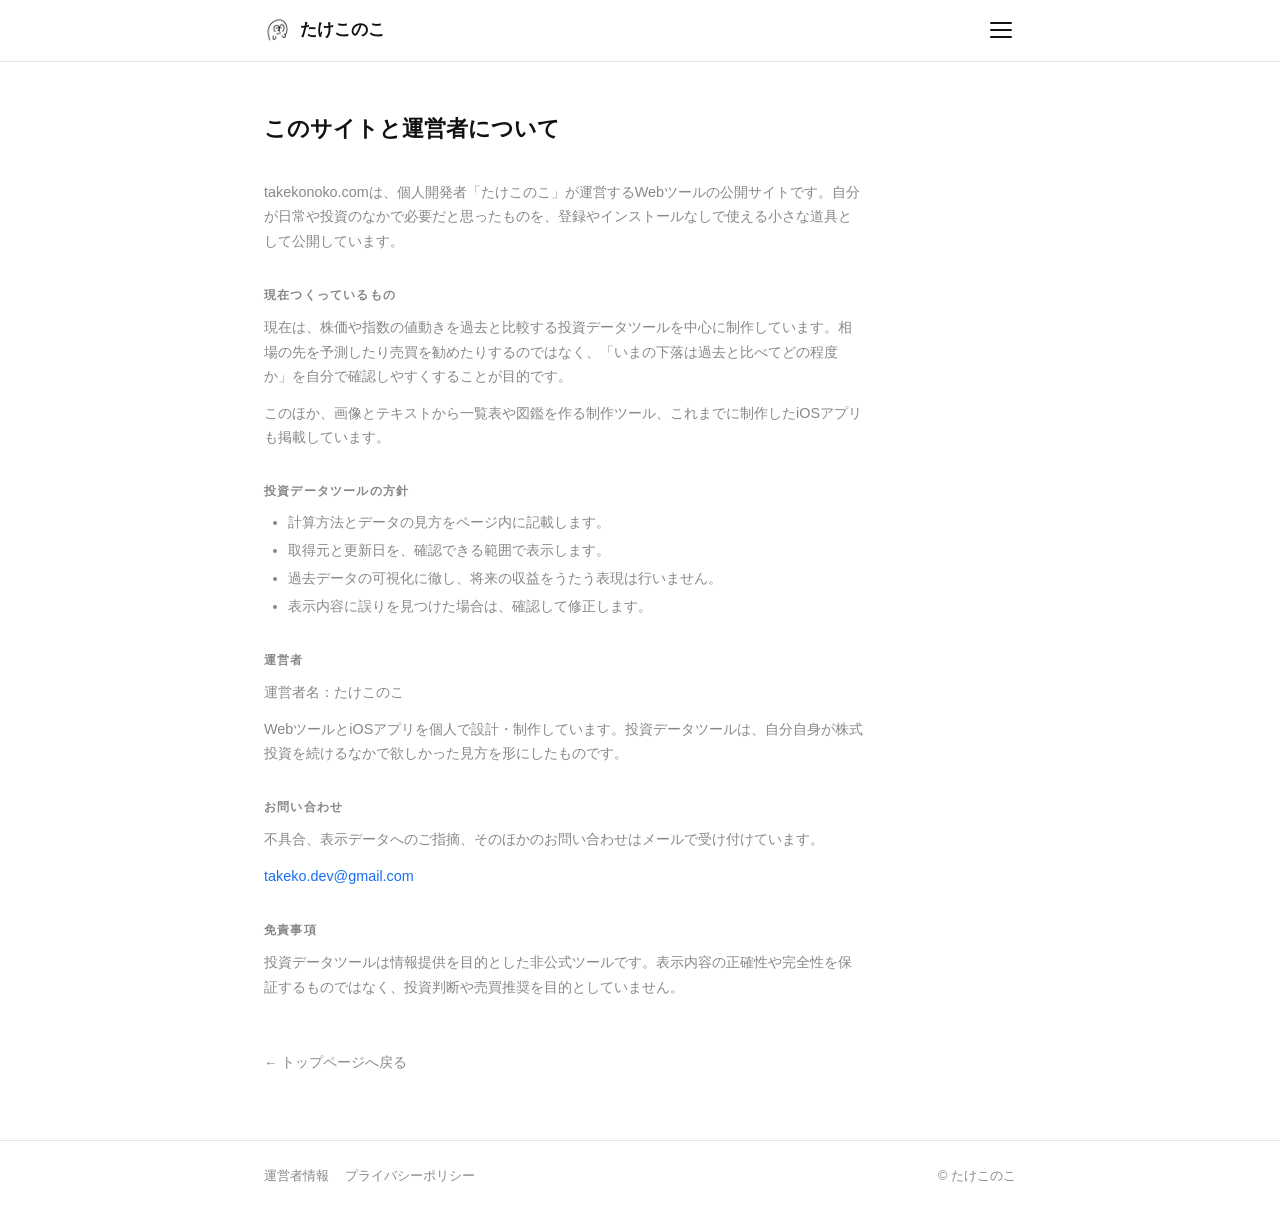
<file: about.html>
<!doctype html>
<html lang="ja">
<head>
<script async src="https://pagead2.googlesyndication.com/pagead/js/adsbygoogle.js?client=ca-pub-1517045180597994" crossorigin="anonymous"></script>
  <meta charset="utf-8">
  <meta name="viewport" content="width=device-width, initial-scale=1">
  <title>このサイトと運営者について - たけこのこ</title>
  <meta name="description" content="takekonoko.comで公開しているWebツールの方針、運営者、データの扱い、お問い合わせ先について説明します。">
  <link rel="canonical" href="https://takekonoko.com/about.html">
  <link rel="icon" type="image/x-icon" href="/favicon.ico">
  <link rel="icon" type="image/png" sizes="32x32" href="/favicon-32x32.png">
  <link rel="apple-touch-icon" sizes="180x180" href="/apple-touch-icon.png">
  <link rel="stylesheet" href="style.css">
</head>
<body>
  <header class="site-header">
    <div class="container">
      <a class="site-name" href="./"><img src="/logo.png" alt="" class="site-logo">たけこのこ</a>
      <button class="nav-toggle" aria-expanded="false" aria-label="メニュー"><span></span><span></span><span></span></button>
      <nav id="site-nav">
        <a href="./#markets">投資ツール</a>
        <a href="./#creative">制作ツール</a>
        <a href="./#ios">iOSアプリ</a>
        <a href="./about.html">About</a>
        <a href="mailto:takeko.dev@gmail.com">Contact</a>
      </nav>
    </div>
  </header>

  <main class="container">
    <article class="prose">
      <h1>このサイトと運営者について</h1>
      <p>takekonoko.comは、個人開発者「たけこのこ」が運営するWebツールの公開サイトです。自分が日常や投資のなかで必要だと思ったものを、登録やインストールなしで使える小さな道具として公開しています。</p>

      <h2>現在つくっているもの</h2>
      <p>現在は、株価や指数の値動きを過去と比較する投資データツールを中心に制作しています。相場の先を予測したり売買を勧めたりするのではなく、「いまの下落は過去と比べてどの程度か」を自分で確認しやすくすることが目的です。</p>
      <p>このほか、画像とテキストから一覧表や図鑑を作る制作ツール、これまでに制作したiOSアプリも掲載しています。</p>

      <h2>投資データツールの方針</h2>
      <ul>
        <li>計算方法とデータの見方をページ内に記載します。</li>
        <li>取得元と更新日を、確認できる範囲で表示します。</li>
        <li>過去データの可視化に徹し、将来の収益をうたう表現は行いません。</li>
        <li>表示内容に誤りを見つけた場合は、確認して修正します。</li>
      </ul>

      <h2>運営者</h2>
      <p>運営者名：たけこのこ</p>
      <p>WebツールとiOSアプリを個人で設計・制作しています。投資データツールは、自分自身が株式投資を続けるなかで欲しかった見方を形にしたものです。</p>

      <h2>お問い合わせ</h2>
      <p>不具合、表示データへのご指摘、そのほかのお問い合わせはメールで受け付けています。</p>
      <p><a href="mailto:takeko.dev@gmail.com">takeko.dev@gmail.com</a></p>

      <h2>免責事項</h2>
      <p>投資データツールは情報提供を目的とした非公式ツールです。表示内容の正確性や完全性を保証するものではなく、投資判断や売買推奨を目的としていません。</p>
      <a class="back" href="./">← トップページへ戻る</a>
    </article>
  </main>

  <footer class="site-footer"><div class="container"><div class="footer-links"><a href="./about.html">運営者情報</a><a href="./privacy.html">プライバシーポリシー</a></div><span>© たけこのこ</span></div></footer>
  <script>
    const toggle=document.querySelector('.nav-toggle'),nav=document.getElementById('site-nav');
    toggle.addEventListener('click',()=>{const open=toggle.getAttribute('aria-expanded')==='true';toggle.setAttribute('aria-expanded',!open);nav.classList.toggle('is-open',!open)});
    nav.querySelectorAll('a').forEach(a=>a.addEventListener('click',()=>{toggle.setAttribute('aria-expanded','false');nav.classList.remove('is-open')}));
  </script>
</body>
</html>
</file>
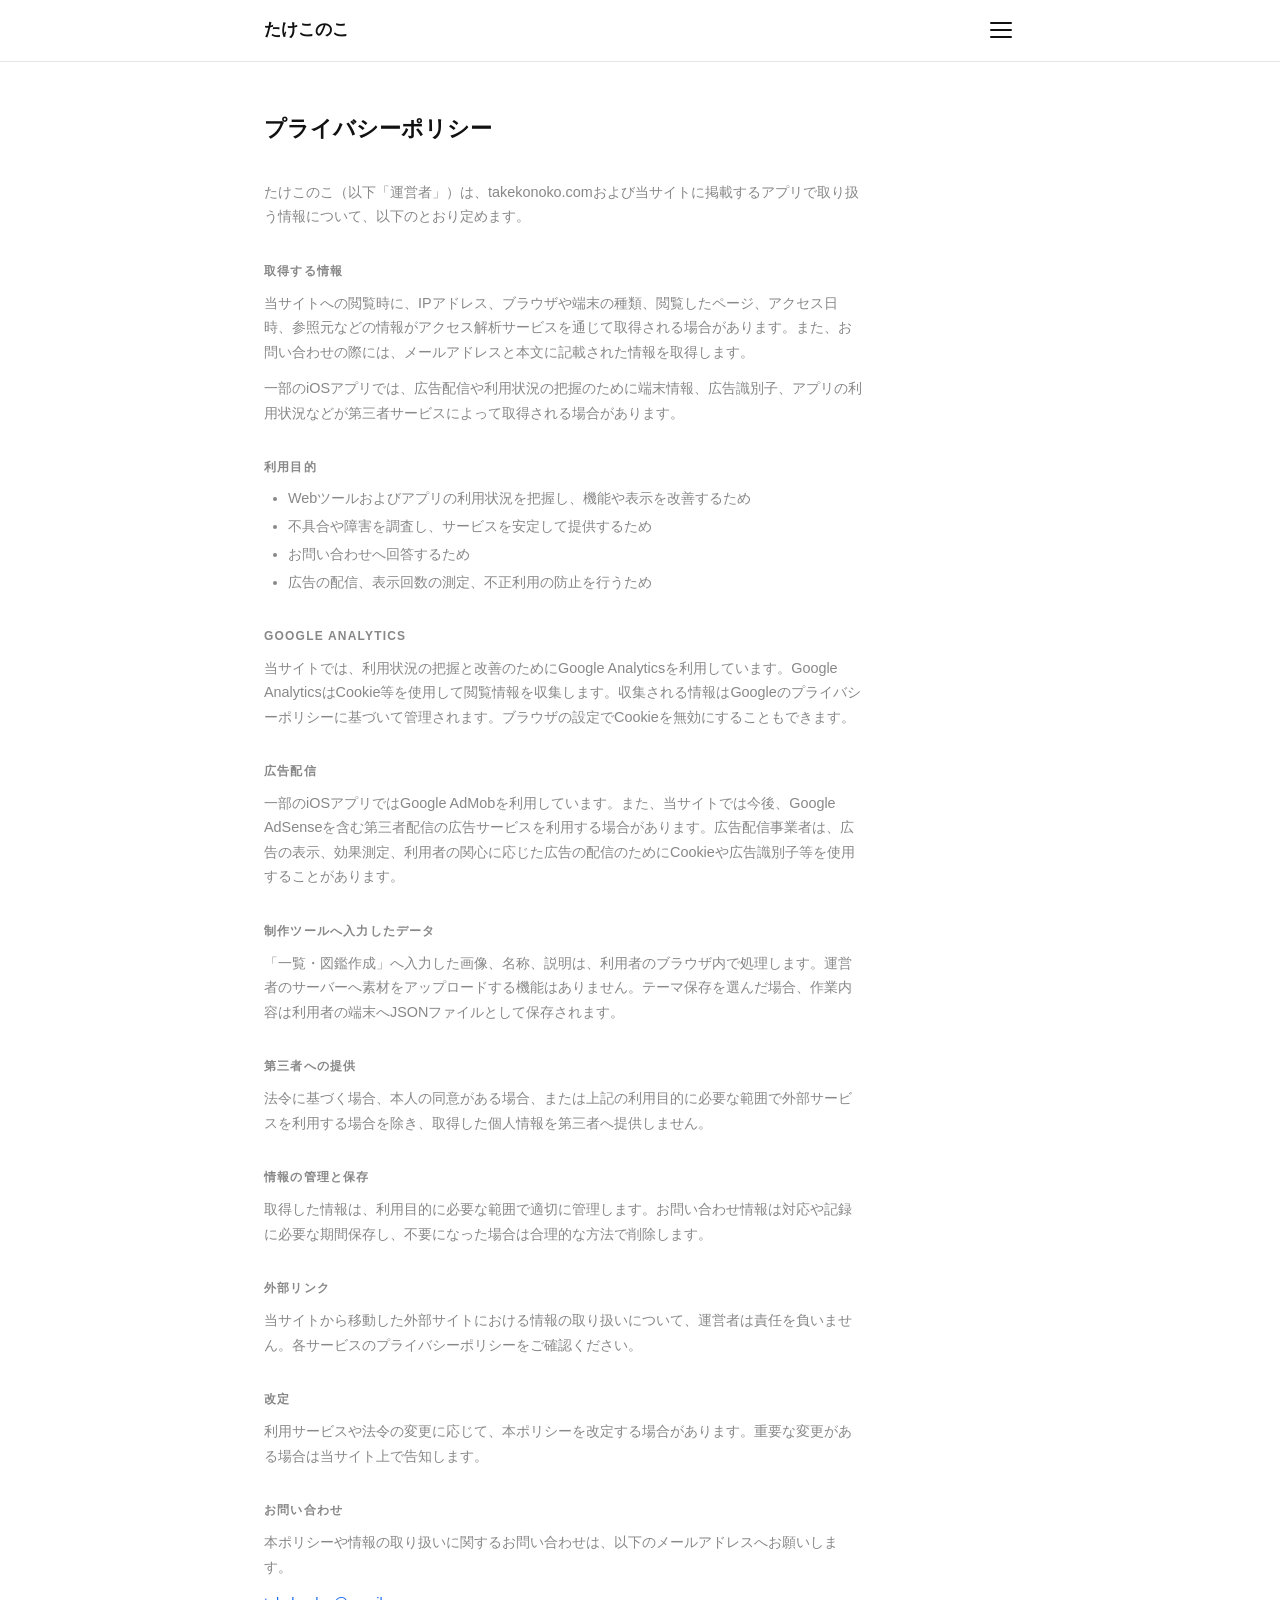
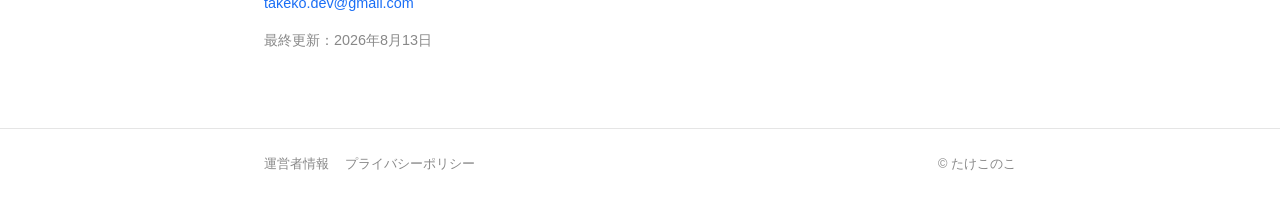
<file: privacy.html>
<!doctype html>
<html lang="ja">
<head>
<script async src="https://pagead2.googlesyndication.com/pagead/js/adsbygoogle.js?client=ca-pub-1517045180597994" crossorigin="anonymous"></script>
  <meta charset="utf-8">
  <meta name="viewport" content="width=device-width, initial-scale=1">
  <title>プライバシーポリシー - たけこのこ</title>
  <meta name="description" content="たけこのこ（takekonoko.com）のプライバシーポリシーです。">
  <link rel="canonical" href="https://takekonoko.com/privacy.html">

  <!-- Google Analytics -->
  <script async src="https://www.googletagmanager.com/gtag/js?id=G-1ZTETB06G5"></script>
  <script>
    window.dataLayer = window.dataLayer || [];
    function gtag(){dataLayer.push(arguments);}
    gtag('js', new Date());
    gtag('config', 'G-1ZTETB06G5');
  </script>

  <link rel="icon" type="image/x-icon" href="/favicon.ico">
  <link rel="icon" type="image/png" sizes="32x32" href="/favicon-32x32.png">
  <link rel="apple-touch-icon" sizes="180x180" href="/apple-touch-icon.png">
  <link rel="stylesheet" href="style.css">
</head>
<body>

  <header class="site-header">
    <div class="container">
      <a class="site-name" href="./">たけこのこ</a>
      <button class="nav-toggle" aria-expanded="false" aria-label="メニュー">
        <span></span><span></span><span></span>
      </button>
      <nav id="site-nav">
        <a href="./#markets">投資ツール</a>
        <a href="./#creative">制作ツール</a>
        <a href="./#ios">iOSアプリ</a>
        <a href="./about.html">About</a>
        <a href="./#contact">Contact</a>
      </nav>
    </div>
  </header>

  <main class="container">
    <div class="prose">
      <h1>プライバシーポリシー</h1>
      <p>たけこのこ（以下「運営者」）は、takekonoko.comおよび当サイトに掲載するアプリで取り扱う情報について、以下のとおり定めます。</p>

      <h2>取得する情報</h2>
      <p>当サイトへの閲覧時に、IPアドレス、ブラウザや端末の種類、閲覧したページ、アクセス日時、参照元などの情報がアクセス解析サービスを通じて取得される場合があります。また、お問い合わせの際には、メールアドレスと本文に記載された情報を取得します。</p>
      <p>一部のiOSアプリでは、広告配信や利用状況の把握のために端末情報、広告識別子、アプリの利用状況などが第三者サービスによって取得される場合があります。</p>

      <h2>利用目的</h2>
      <ul>
        <li>Webツールおよびアプリの利用状況を把握し、機能や表示を改善するため</li>
        <li>不具合や障害を調査し、サービスを安定して提供するため</li>
        <li>お問い合わせへ回答するため</li>
        <li>広告の配信、表示回数の測定、不正利用の防止を行うため</li>
      </ul>

      <h2>Google Analytics</h2>
      <p>当サイトでは、利用状況の把握と改善のためにGoogle Analyticsを利用しています。Google AnalyticsはCookie等を使用して閲覧情報を収集します。収集される情報はGoogleのプライバシーポリシーに基づいて管理されます。ブラウザの設定でCookieを無効にすることもできます。</p>

      <h2>広告配信</h2>
      <p>一部のiOSアプリではGoogle AdMobを利用しています。また、当サイトでは今後、Google AdSenseを含む第三者配信の広告サービスを利用する場合があります。広告配信事業者は、広告の表示、効果測定、利用者の関心に応じた広告の配信のためにCookieや広告識別子等を使用することがあります。</p>

      <h2>制作ツールへ入力したデータ</h2>
      <p>「一覧・図鑑作成」へ入力した画像、名称、説明は、利用者のブラウザ内で処理します。運営者のサーバーへ素材をアップロードする機能はありません。テーマ保存を選んだ場合、作業内容は利用者の端末へJSONファイルとして保存されます。</p>

      <h2>第三者への提供</h2>
      <p>法令に基づく場合、本人の同意がある場合、または上記の利用目的に必要な範囲で外部サービスを利用する場合を除き、取得した個人情報を第三者へ提供しません。</p>

      <h2>情報の管理と保存</h2>
      <p>取得した情報は、利用目的に必要な範囲で適切に管理します。お問い合わせ情報は対応や記録に必要な期間保存し、不要になった場合は合理的な方法で削除します。</p>

      <h2>外部リンク</h2>
      <p>当サイトから移動した外部サイトにおける情報の取り扱いについて、運営者は責任を負いません。各サービスのプライバシーポリシーをご確認ください。</p>

      <h2>改定</h2>
      <p>利用サービスや法令の変更に応じて、本ポリシーを改定する場合があります。重要な変更がある場合は当サイト上で告知します。</p>

      <h2>お問い合わせ</h2>
      <p>本ポリシーや情報の取り扱いに関するお問い合わせは、以下のメールアドレスへお願いします。</p>
      <p><a href="mailto:takeko.dev@gmail.com">takeko.dev@gmail.com</a></p>
      <p>最終更新：2026年8月13日</p>
    </div>
  </main>

  <footer class="site-footer">
    <div class="container">
      <div class="footer-links"><a href="./about.html">運営者情報</a><a href="./privacy.html">プライバシーポリシー</a></div>
      <span>© たけこのこ</span>
    </div>
  </footer>

  <script>
    const toggle = document.querySelector('.nav-toggle');
    const nav = document.getElementById('site-nav');
    toggle.addEventListener('click', () => {
      const open = toggle.getAttribute('aria-expanded') === 'true';
      toggle.setAttribute('aria-expanded', !open);
      nav.classList.toggle('is-open', !open);
    });
    nav.querySelectorAll('a').forEach(a => {
      a.addEventListener('click', () => {
        toggle.setAttribute('aria-expanded', 'false');
        nav.classList.remove('is-open');
      });
    });
  </script>

</body>
</html>
</file>
<file: style.css>
:root {
  --bg: #ffffff;
  --bg-card: #ffffff;
  --bg-sub: #f7f7f7;
  --border: #e5e5e5;
  --text: #111111;
  --text-muted: #888;
  --accent: #1a6ef5;
}

*, *::before, *::after {
  box-sizing: border-box;
  margin: 0;
  padding: 0;
}

body {
  background: var(--bg);
  color: var(--text);
  font-family: -apple-system, BlinkMacSystemFont, "Segoe UI", "Hiragino Sans", sans-serif;
  font-size: 1rem;
  line-height: 1.7;
}

a {
  color: var(--accent);
  text-decoration: none;
}

a:hover {
  text-decoration: underline;
}

.container {
  max-width: 800px;
  margin: 0 auto;
  padding: 0 1.5rem;
}

/* ---- Header ---- */
.site-header {
  border-bottom: 1px solid var(--border);
  padding: 1rem 0;
}

.site-header .container {
  display: flex;
  align-items: center;
  justify-content: space-between;
}

.site-name {
  display: flex;
  align-items: center;
  gap: 0.5rem;
  font-weight: 700;
  font-size: 1.05rem;
  color: var(--text);
  text-decoration: none;
}

.site-name:hover {
  text-decoration: none;
}

.site-logo {
  width: 28px;
  height: 28px;
  border-radius: 6px;
  object-fit: cover;
}

nav {
  display: flex;
  gap: 1.5rem;
}

nav a {
  color: var(--text-muted);
  font-size: 0.875rem;
}

nav a:hover {
  color: var(--text);
  text-decoration: none;
}

/* ---- Sections ---- */
.section {
  padding: 3rem 0;
  border-bottom: 1px solid var(--border);
}

.section:last-child {
  border-bottom: none;
}

.section-title {
  font-size: 0.75rem;
  font-weight: 600;
  color: var(--text-muted);
  text-transform: uppercase;
  letter-spacing: 0.1em;
  margin-bottom: 1.5rem;
}

/* ---- Cards ---- */
.card-grid {
  display: grid;
  grid-template-columns: repeat(auto-fill, minmax(200px, 1fr));
  gap: 1rem;
}

.card {
  display: block;
  background: var(--bg-card);
  border: 1px solid var(--border);
  border-radius: 10px;
  padding: 1.25rem;
  color: var(--text);
  transition: box-shadow 0.15s, border-color 0.15s;
}

a.card:hover {
  border-color: var(--accent);
  box-shadow: 0 2px 12px rgba(26, 110, 245, 0.08);
  text-decoration: none;
}

.card-icon {
  width: 56px;
  height: 56px;
  border-radius: 12px;
  object-fit: cover;
  margin-bottom: 0.75rem;
  display: block;
}

.card h3 {
  font-size: 0.95rem;
  margin-bottom: 0.3rem;
}

.card p {
  font-size: 0.825rem;
  color: var(--text-muted);
  line-height: 1.5;
}

.card-tag {
  font-size: 0.7rem;
  color: var(--text-muted);
  display: block;
  margin-bottom: 0.5rem;
  text-transform: uppercase;
  letter-spacing: 0.05em;
}

/* ---- About ---- */
.about-text {
  color: var(--text-muted);
  max-width: 580px;
}

/* ---- Contact ---- */
.contact-links {
  display: flex;
  gap: 0.75rem;
  flex-wrap: wrap;
}

.contact-link {
  background: var(--bg-sub);
  border: 1px solid var(--border);
  border-radius: 6px;
  padding: 0.5rem 1rem;
  font-size: 0.875rem;
  color: var(--text);
  transition: border-color 0.15s;
}

.contact-link:hover {
  border-color: var(--accent);
  text-decoration: none;
}

/* ---- Footer ---- */
.site-footer {
  padding: 1.5rem 0 2rem;
  border-top: 1px solid var(--border);
}

.site-footer .container {
  display: flex;
  justify-content: space-between;
  align-items: center;
  font-size: 0.8rem;
  color: var(--text-muted);
}

.site-footer a {
  color: var(--text-muted);
}

.site-footer a:hover {
  color: var(--text);
}

/* ---- Prose (privacy etc.) ---- */
.prose {
  padding: 3rem 0 4rem;
  max-width: 600px;
}

.prose h1 {
  font-size: 1.4rem;
  margin-bottom: 2rem;
}

.prose h2 {
  font-size: 0.75rem;
  font-weight: 600;
  color: var(--text-muted);
  text-transform: uppercase;
  letter-spacing: 0.1em;
  margin-top: 2rem;
  margin-bottom: 0.6rem;
}

.prose p {
  color: var(--text-muted);
  font-size: 0.9rem;
  margin-bottom: 0.75rem;
}

.prose ul {
  padding-left: 1.5rem;
  margin-bottom: 0.75rem;
}

.prose li {
  color: var(--text-muted);
  font-size: 0.9rem;
  margin-bottom: 0.3rem;
  line-height: 1.6;
}

.prose a {
  color: var(--accent);
}

.prose .back {
  display: inline-block;
  margin-top: 2.5rem;
  font-size: 0.85rem;
  color: var(--text-muted);
}


/* ---- Home intro and supporting copy ---- */
.home-intro {
  padding: 2.6rem 0 2.2rem;
  border-bottom: 1px solid var(--border);
}

.home-intro h1 {
  font-size: 1.35rem;
  line-height: 1.3;
  letter-spacing: -0.015em;
  margin-bottom: 0.7rem;
}

.card-symbol {
  width: 56px;
  height: 56px;
  display: grid;
  place-items: center;
  border-radius: 14px;
  background: #242830;
  color: #fff;
  font-size: 1.8rem;
  line-height: 1;
}

.home-intro > p:last-child,
.section-lead {
  max-width: 640px;
  color: var(--text-muted);
  font-size: 0.92rem;
}

.section-lead {
  margin: -0.75rem 0 1.5rem;
}

.footer-links {
  display: flex;
  gap: 1rem;
  flex-wrap: wrap;
}
/* ---- Hamburger ---- */
.nav-toggle {
  display: flex;
  background: none;
  border: none;
  cursor: pointer;
  padding: 4px;
  flex-direction: column;
  gap: 5px;
  position: relative;
  z-index: 101;
}

.nav-toggle span {
  display: block;
  width: 22px;
  height: 2px;
  background: var(--text);
  border-radius: 2px;
  transition: transform 0.2s, opacity 0.2s;
}

.nav-toggle[aria-expanded="true"] span:nth-child(1) {
  transform: translateY(7px) rotate(45deg);
}

.nav-toggle[aria-expanded="true"] span:nth-child(2) {
  opacity: 0;
}

.nav-toggle[aria-expanded="true"] span:nth-child(3) {
  transform: translateY(-7px) rotate(-45deg);
}

.site-header {
  position: relative;
}

nav {
  display: none;
  position: fixed;
  top: 0;
  left: 0;
  right: 0;
  bottom: 0;
  background: var(--bg);
  flex-direction: column;
  align-items: center;
  justify-content: center;
  gap: 2rem;
  z-index: 100;
}

nav.is-open {
  display: flex;
}

nav a {
  font-size: 1.4rem;
  color: var(--text);
  text-align: center;
}

nav a:hover {
  color: var(--accent);
  text-decoration: none;
}

/* ---- Responsive ---- */
@media (max-width: 560px) {
  .card-grid {
    grid-template-columns: repeat(2, 1fr);
  }

  .site-footer .container {
    flex-direction: column;
    gap: 0.4rem;
    text-align: center;
  }
}
</file>
